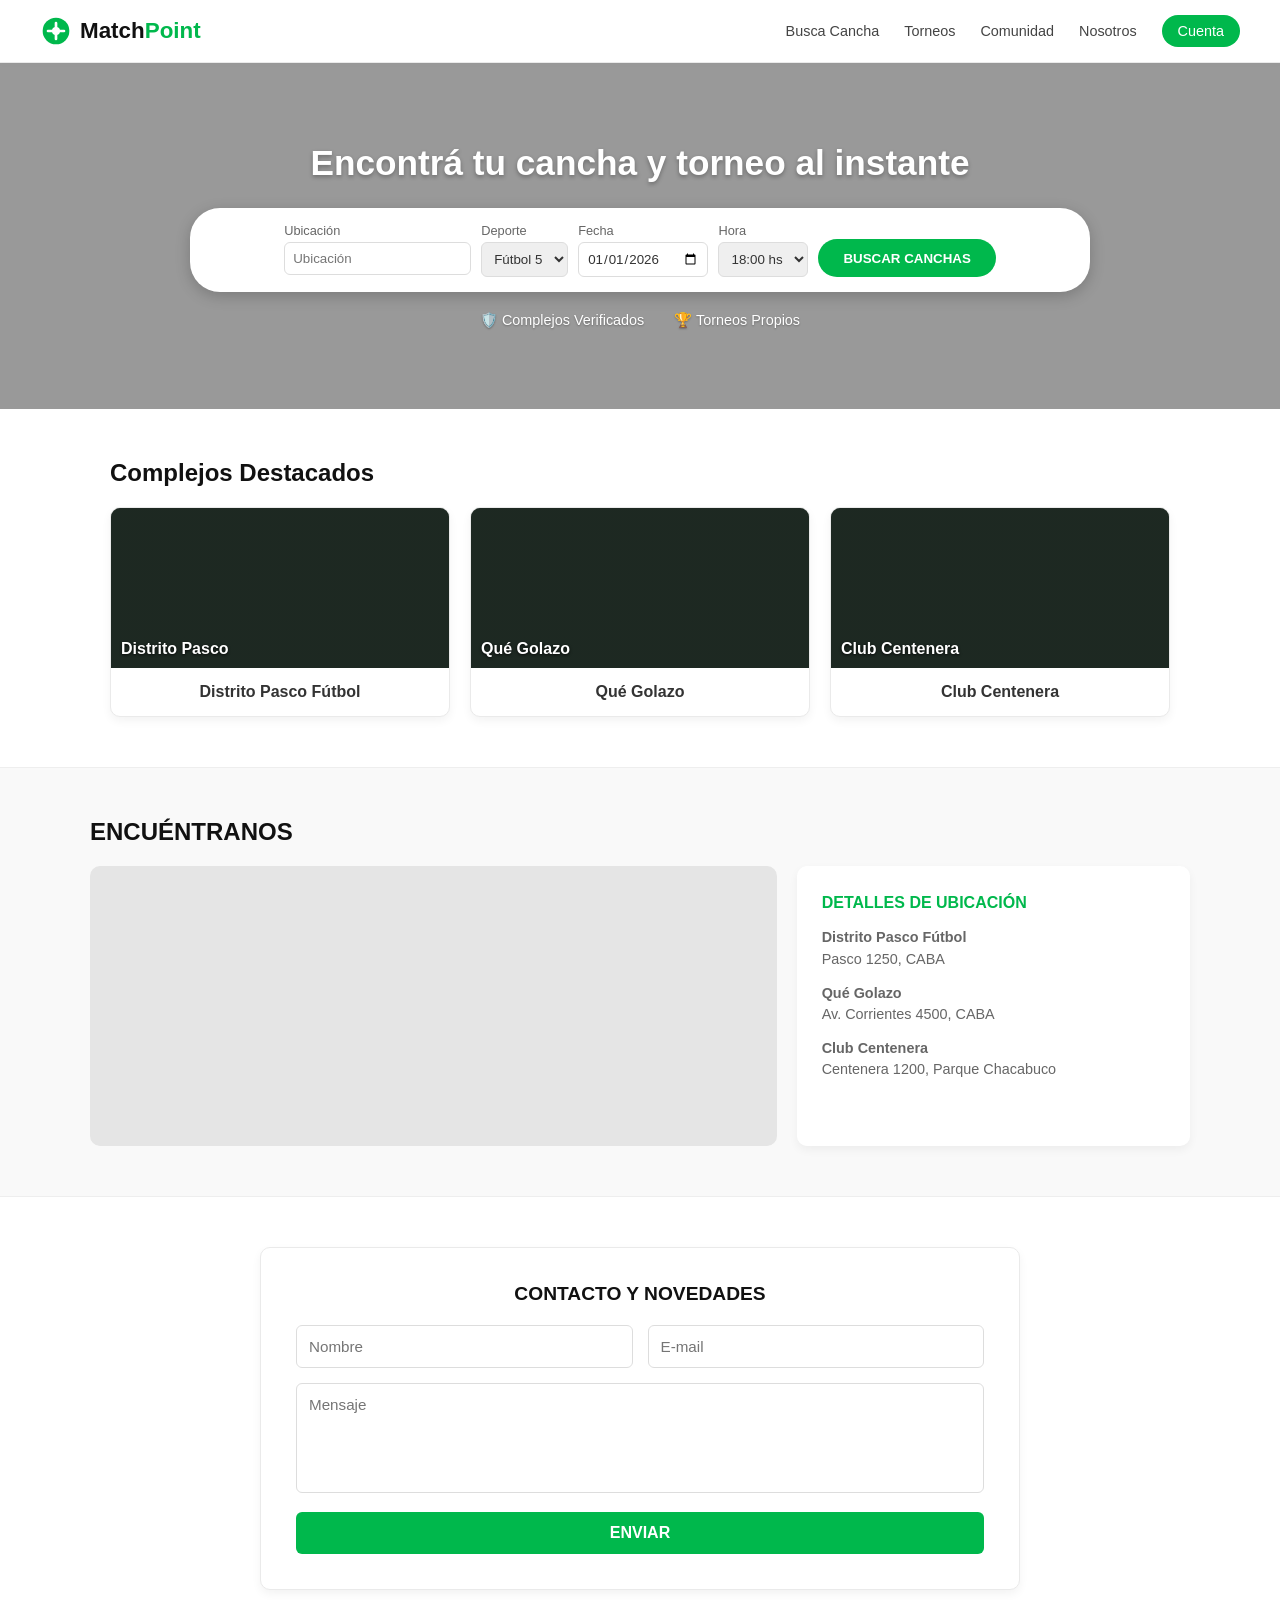
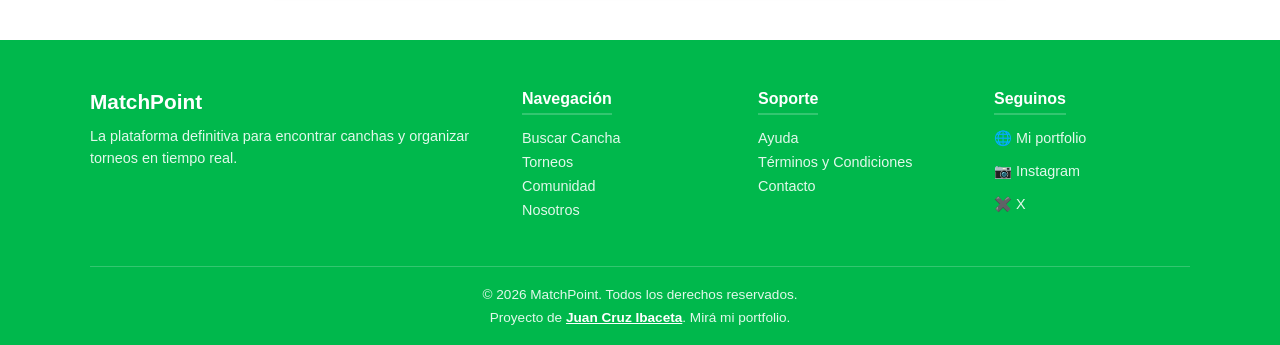
<file: index.html>
<!DOCTYPE html>
<html lang="es">
<head>
    <meta charset="UTF-8">
    <meta name="viewport" content="width=device-width, initial-scale=1.0">
    <title>MatchPoint - Encontrá tu cancha y torneo al instante</title>
    <link rel="stylesheet" href="style.css">
</head>
<body>

    <header>
        <a href="index.html" class="logo">
            <svg width="32" height="32" viewBox="0 0 24 24" fill="none" xmlns="http://www.w3.org/2000/svg">
                <circle cx="12" cy="12" r="10" fill="#00b84c"/>
                <path d="M12 6V18M6 12H18" stroke="white" stroke-width="2" stroke-linecap="round"/>
                <circle cx="12" cy="12" r="3" fill="white"/>
            </svg>
            <span>Match<span style="color: #00b84c;">Point</span></span>
        </a>

        <input type="checkbox" id="menu-toggle" class="menu-toggle">
        <label for="menu-toggle" class="menu-icon" aria-label="Abrir menú">&#9776;</label>

        <nav>
            <ul>
                <li><a href="buscar-cancha.html">Busca Cancha</a></li>
                <li><a href="torneos.html">Torneos</a></li>
                <li><a href="comunidad.html">Comunidad</a></li>
                <li><a href="nosotros.html">Nosotros</a></li>
                <li><a href="cuenta.html" class="btn-cuenta">Cuenta</a></li>
            </ul>
        </nav>
    </header>

    <main>
        <section class="hero">
            <h1>Encontrá tu cancha y torneo al instante</h1>
            <form class="search-form" action="buscar-cancha.html">
                <div class="form-group">
                    <label for="ubicacion">Ubicación</label>
                    <input type="text" id="ubicacion" placeholder="Ubicación">
                </div>
                <div class="form-group">
                    <label for="deporte">Deporte</label>
                    <select id="deporte">
                        <option value="futbol5">Fútbol 5</option>
                        <option value="futbol7">Fútbol 7</option>
                        <option value="padel">Pádel</option>
                    </select>
                </div>
                <div class="form-group">
                    <label for="fecha">Fecha</label>
                    <input type="date" id="fecha" value="2026-01-01">
                </div>
                <div class="form-group">
                    <label for="hora">Hora</label>
                    <select id="hora">
                        <option value="18:00">18:00 hs</option>
                        <option value="19:00">19:00 hs</option>
                        <option value="20:00">20:00 hs</option>
                    </select>
                </div>
                <button type="submit" class="btn-buscar">BUSCAR CANCHAS</button>
            </form>
            <div class="hero-features">
                <span>🛡️ Complejos Verificados</span>
                <span>🏆 Torneos Propios</span>
            </div>
        </section>

        <section class="destacados">
            <h2>Complejos Destacados</h2>
            <div class="grid-images">
                <article class="card">
                    <div class="img-card-bg card-img-1">Distrito Pasco</div>
                    <h3>Distrito Pasco Fútbol</h3>
                </article>
                <article class="card">
                    <div class="img-card-bg card-img-2">Qué Golazo</div>
                    <h3>Qué Golazo</h3>
                </article>
                <article class="card">
                    <div class="img-card-bg card-img-3">Club Centenera</div>
                    <h3>Club Centenera</h3>
                </article>
            </div>
        </section>

        <section class="map-container">
            <h2>ENCUÉNTRANOS</h2>
            <div class="map-content">
                <div class="map-interactive">
                    <iframe src="https://www.google.com/maps/embed?pb=!1m18!1m12!1m3!1d210120.32172074766!2d-58.69022112272457!3d-34.62615428232218!2m3!1f0!2f0!3f0!3m2!1i1024!2i768!4f13.1!3m3!1m2!1s0x95bccb000eb07b65%3A0xa885b0d9b132caa2!2sQu%C3%A9%20Golazo!5e0!3m2!1ses-419!2sar!4v1791415028659!5m2!1ses-419!2sar" style="border:0;" allowfullscreen="" loading="lazy" referrerpolicy="strict-origin-when-cross-origin"></iframe>
                </div>
                <div class="map-details">
                    <h3>DETALLES DE UBICACIÓN</h3>
                    <p><strong>Distrito Pasco Fútbol</strong><br>Pasco 1250, CABA</p>
                    <p><strong>Qué Golazo</strong><br>Av. Corrientes 4500, CABA</p>
                    <p><strong>Club Centenera</strong><br>Centenera 1200, Parque Chacabuco</p>
                </div>
            </div>
        </section>

        <section class="contact-section" id="contacto">
            <div class="formulario">
                <h2>CONTACTO Y NOVEDADES</h2>
                <form>
                    <div class="input-row">
                        <input type="text" placeholder="Nombre">
                        <input type="email" placeholder="E-mail">
                    </div>
                    <textarea placeholder="Mensaje"></textarea>
                    <button type="submit" class="btn-enviar">ENVIAR</button>
                </form>
            </div>
        </section>
    </main>

    <footer>
        <div class="footer-container">
            <div class="footer-col">
                <h3>MatchPoint</h3>
                <p>La plataforma definitiva para encontrar canchas y organizar torneos en tiempo real.</p>
            </div>
            <div class="footer-col">
                <h4>Navegación</h4>
                <a href="buscar-cancha.html">Buscar Cancha</a>
                <a href="torneos.html">Torneos</a>
                <a href="comunidad.html">Comunidad</a>
                <a href="nosotros.html">Nosotros</a>
            </div>
            <div class="footer-col">
                <h4>Soporte</h4>
                <a href="nosotros.html#preguntas">Ayuda</a>
                <a href="#">Términos y Condiciones</a>
                <a href="index.html#contacto">Contacto</a>
            </div>
            <div class="footer-col">
                <h4>Seguinos</h4>
                <div class="social-icons">
                    <a href="portfolio.html">🌐 Mi portfolio</a>
                    <a href="#">📷 Instagram</a>
                    <a href="#">✖️ X</a>
                </div>
            </div>
        </div>
        <div class="footer-bottom">
            <p>&copy; 2026 MatchPoint. Todos los derechos reservados.</p>
            <p class="credito">Proyecto de <a href="portfolio.html">Juan Cruz Ibaceta</a>. Mirá mi portfolio.</p>
        </div>
    </footer>

</body>
</html>
</file>
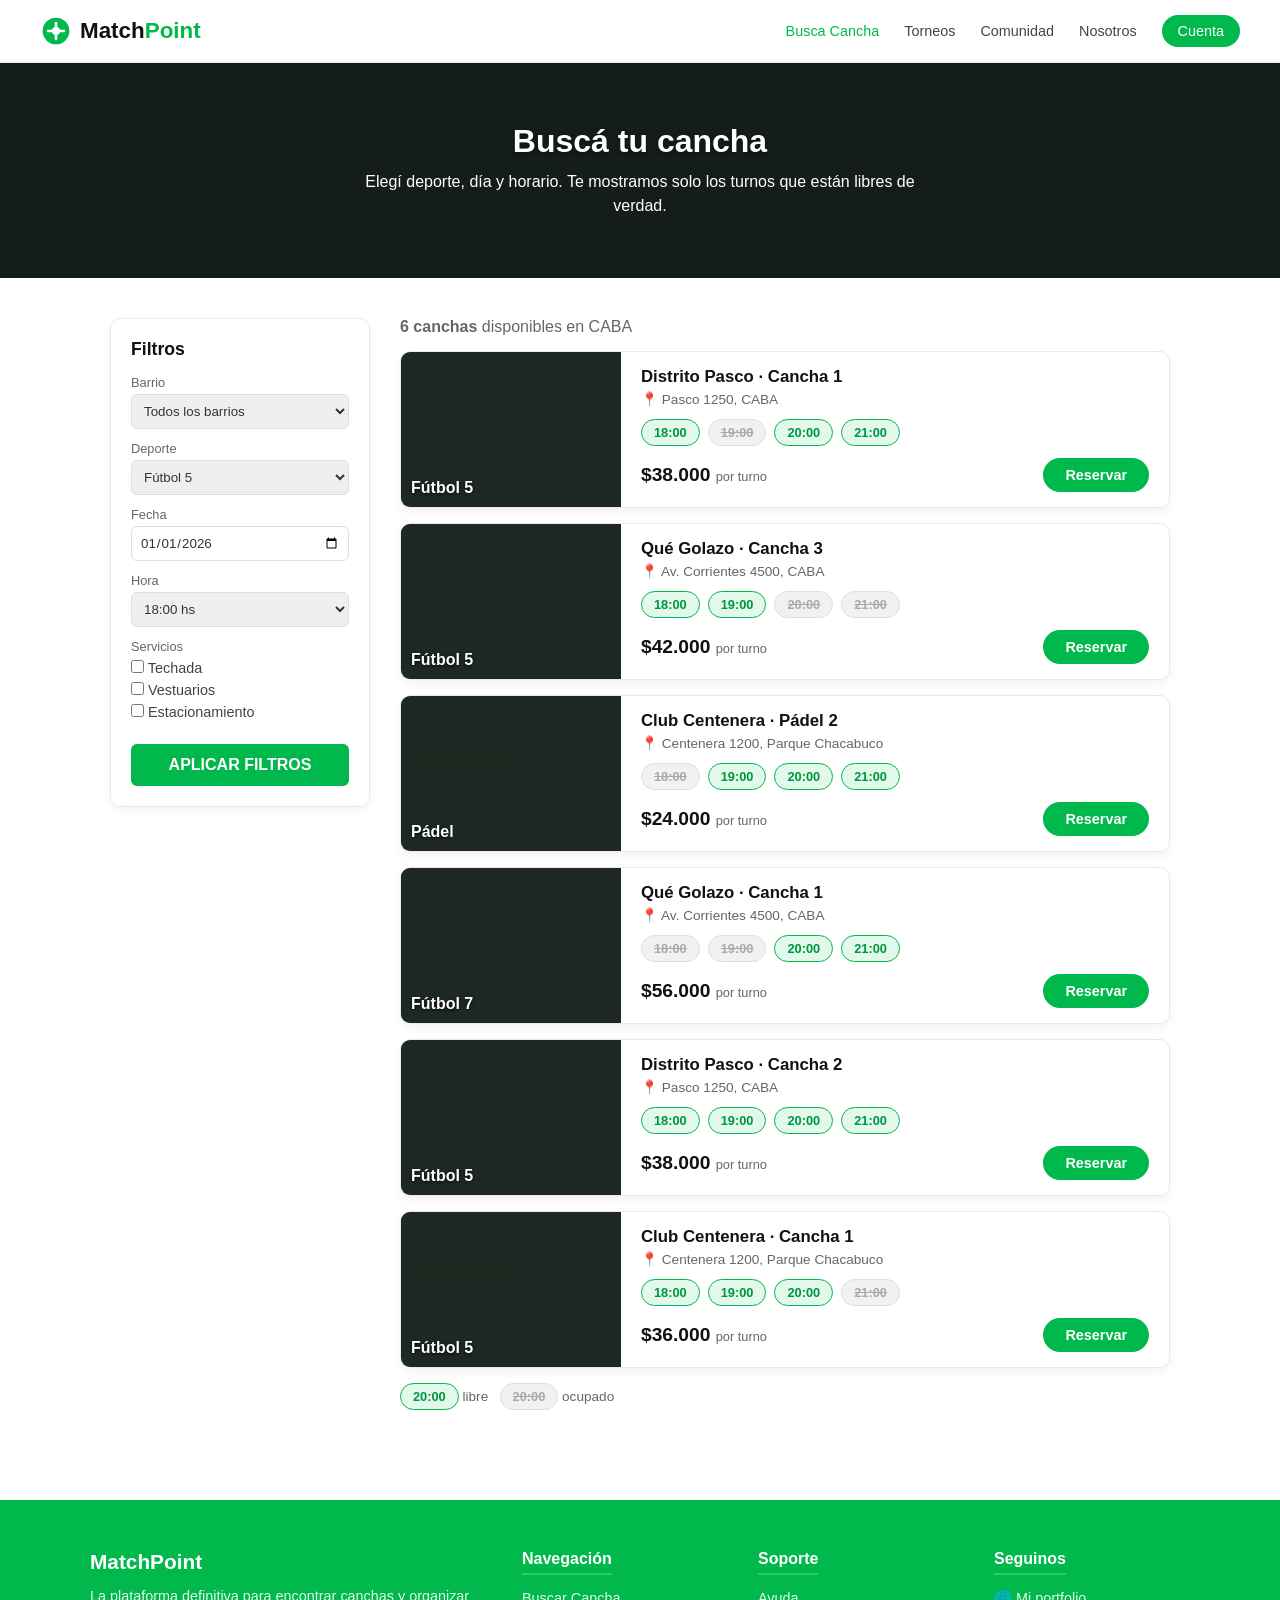
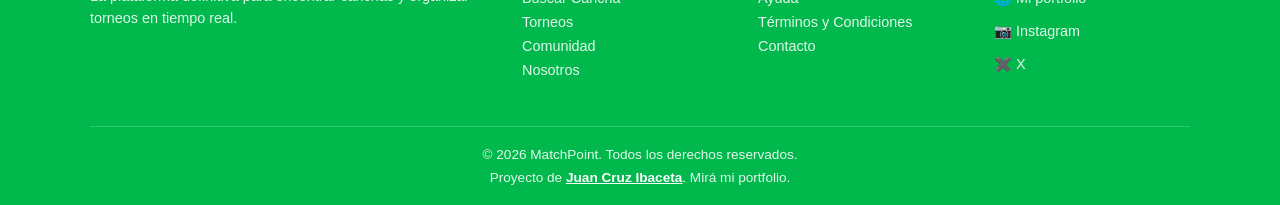
<file: buscar-cancha.html>
<!DOCTYPE html>
<html lang="es">
<head>
    <meta charset="UTF-8">
    <meta name="viewport" content="width=device-width, initial-scale=1.0">
    <title>Buscar Cancha - MatchPoint</title>
    <link rel="stylesheet" href="style.css">
</head>
<body>

    <header>
        <a href="index.html" class="logo">
            <svg width="32" height="32" viewBox="0 0 24 24" fill="none" xmlns="http://www.w3.org/2000/svg">
                <circle cx="12" cy="12" r="10" fill="#00b84c"/>
                <path d="M12 6V18M6 12H18" stroke="white" stroke-width="2" stroke-linecap="round"/>
                <circle cx="12" cy="12" r="3" fill="white"/>
            </svg>
            <span>Match<span style="color: #00b84c;">Point</span></span>
        </a>

        <input type="checkbox" id="menu-toggle" class="menu-toggle">
        <label for="menu-toggle" class="menu-icon" aria-label="Abrir menú">&#9776;</label>

        <nav>
            <ul>
                <li><a href="buscar-cancha.html" class="activo">Busca Cancha</a></li>
                <li><a href="torneos.html">Torneos</a></li>
                <li><a href="comunidad.html">Comunidad</a></li>
                <li><a href="nosotros.html">Nosotros</a></li>
                <li><a href="cuenta.html" class="btn-cuenta">Cuenta</a></li>
            </ul>
        </nav>
    </header>

    <main>
        <section class="page-banner">
            <h1>Buscá tu cancha</h1>
            <p>Elegí deporte, día y horario. Te mostramos solo los turnos que están libres de verdad.</p>
        </section>

        <section class="buscar-layout">
            <aside class="filtros">
                <h2>Filtros</h2>
                <form>
                    <div class="form-group">
                        <label for="f-ubicacion">Barrio</label>
                        <select id="f-ubicacion">
                            <option>Todos los barrios</option>
                            <option>Almagro</option>
                            <option>Balvanera</option>
                            <option>Parque Chacabuco</option>
                        </select>
                    </div>
                    <div class="form-group">
                        <label for="f-deporte">Deporte</label>
                        <select id="f-deporte">
                            <option>Fútbol 5</option>
                            <option>Fútbol 7</option>
                            <option>Pádel</option>
                        </select>
                    </div>
                    <div class="form-group">
                        <label for="f-fecha">Fecha</label>
                        <input type="date" id="f-fecha" value="2026-01-01">
                    </div>
                    <div class="form-group">
                        <label for="f-hora">Hora</label>
                        <select id="f-hora">
                            <option>18:00 hs</option>
                            <option>19:00 hs</option>
                            <option>20:00 hs</option>
                            <option>21:00 hs</option>
                        </select>
                    </div>
                    <fieldset class="checks">
                        <legend>Servicios</legend>
                        <label><input type="checkbox"> Techada</label>
                        <label><input type="checkbox"> Vestuarios</label>
                        <label><input type="checkbox"> Estacionamiento</label>
                    </fieldset>
                    <button type="submit" class="btn-enviar">APLICAR FILTROS</button>
                </form>
            </aside>

            <div class="resultados">
                <p class="resultados-cant"><strong>6 canchas</strong> disponibles en CABA</p>
                <article class="resultado">
                    <div class="img-card-bg card-img-1">Fútbol 5</div>
                    <div class="resultado-info">
                        <h3>Distrito Pasco · Cancha 1</h3>
                        <p class="resultado-dir">📍 Pasco 1250, CABA</p>
                        <div class="horarios"><span class="horario">18:00</span><span class="horario ocupado">19:00</span><span class="horario">20:00</span><span class="horario">21:00</span></div>
                        <div class="resultado-pie">
                            <p class="precio">$38.000 <span>por turno</span></p>
                            <a href="cuenta.html" class="btn-reservar">Reservar</a>
                        </div>
                    </div>
                </article>
                <article class="resultado">
                    <div class="img-card-bg card-img-2">Fútbol 5</div>
                    <div class="resultado-info">
                        <h3>Qué Golazo · Cancha 3</h3>
                        <p class="resultado-dir">📍 Av. Corrientes 4500, CABA</p>
                        <div class="horarios"><span class="horario">18:00</span><span class="horario">19:00</span><span class="horario ocupado">20:00</span><span class="horario ocupado">21:00</span></div>
                        <div class="resultado-pie">
                            <p class="precio">$42.000 <span>por turno</span></p>
                            <a href="cuenta.html" class="btn-reservar">Reservar</a>
                        </div>
                    </div>
                </article>
                <article class="resultado">
                    <div class="img-card-bg card-img-3">Pádel</div>
                    <div class="resultado-info">
                        <h3>Club Centenera · Pádel 2</h3>
                        <p class="resultado-dir">📍 Centenera 1200, Parque Chacabuco</p>
                        <div class="horarios"><span class="horario ocupado">18:00</span><span class="horario">19:00</span><span class="horario">20:00</span><span class="horario">21:00</span></div>
                        <div class="resultado-pie">
                            <p class="precio">$24.000 <span>por turno</span></p>
                            <a href="cuenta.html" class="btn-reservar">Reservar</a>
                        </div>
                    </div>
                </article>
                <article class="resultado">
                    <div class="img-card-bg card-img-2">Fútbol 7</div>
                    <div class="resultado-info">
                        <h3>Qué Golazo · Cancha 1</h3>
                        <p class="resultado-dir">📍 Av. Corrientes 4500, CABA</p>
                        <div class="horarios"><span class="horario ocupado">18:00</span><span class="horario ocupado">19:00</span><span class="horario">20:00</span><span class="horario">21:00</span></div>
                        <div class="resultado-pie">
                            <p class="precio">$56.000 <span>por turno</span></p>
                            <a href="cuenta.html" class="btn-reservar">Reservar</a>
                        </div>
                    </div>
                </article>
                <article class="resultado">
                    <div class="img-card-bg card-img-1">Fútbol 5</div>
                    <div class="resultado-info">
                        <h3>Distrito Pasco · Cancha 2</h3>
                        <p class="resultado-dir">📍 Pasco 1250, CABA</p>
                        <div class="horarios"><span class="horario">18:00</span><span class="horario">19:00</span><span class="horario">20:00</span><span class="horario">21:00</span></div>
                        <div class="resultado-pie">
                            <p class="precio">$38.000 <span>por turno</span></p>
                            <a href="cuenta.html" class="btn-reservar">Reservar</a>
                        </div>
                    </div>
                </article>
                <article class="resultado">
                    <div class="img-card-bg card-img-3">Fútbol 5</div>
                    <div class="resultado-info">
                        <h3>Club Centenera · Cancha 1</h3>
                        <p class="resultado-dir">📍 Centenera 1200, Parque Chacabuco</p>
                        <div class="horarios"><span class="horario">18:00</span><span class="horario">19:00</span><span class="horario">20:00</span><span class="horario ocupado">21:00</span></div>
                        <div class="resultado-pie">
                            <p class="precio">$36.000 <span>por turno</span></p>
                            <a href="cuenta.html" class="btn-reservar">Reservar</a>
                        </div>
                    </div>
                </article>
                <p class="leyenda"><span class="horario">20:00</span> libre &nbsp; <span class="horario ocupado">20:00</span> ocupado</p>
            </div>
        </section>
    </main>

    <footer>
        <div class="footer-container">
            <div class="footer-col">
                <h3>MatchPoint</h3>
                <p>La plataforma definitiva para encontrar canchas y organizar torneos en tiempo real.</p>
            </div>
            <div class="footer-col">
                <h4>Navegación</h4>
                <a href="buscar-cancha.html">Buscar Cancha</a>
                <a href="torneos.html">Torneos</a>
                <a href="comunidad.html">Comunidad</a>
                <a href="nosotros.html">Nosotros</a>
            </div>
            <div class="footer-col">
                <h4>Soporte</h4>
                <a href="nosotros.html#preguntas">Ayuda</a>
                <a href="#">Términos y Condiciones</a>
                <a href="index.html#contacto">Contacto</a>
            </div>
            <div class="footer-col">
                <h4>Seguinos</h4>
                <div class="social-icons">
                    <a href="portfolio.html">🌐 Mi portfolio</a>
                    <a href="#">📷 Instagram</a>
                    <a href="#">✖️ X</a>
                </div>
            </div>
        </div>
        <div class="footer-bottom">
            <p>&copy; 2026 MatchPoint. Todos los derechos reservados.</p>
            <p class="credito">Proyecto de <a href="portfolio.html">Juan Cruz Ibaceta</a>. Mirá mi portfolio.</p>
        </div>
    </footer>

</body>
</html>
</file>
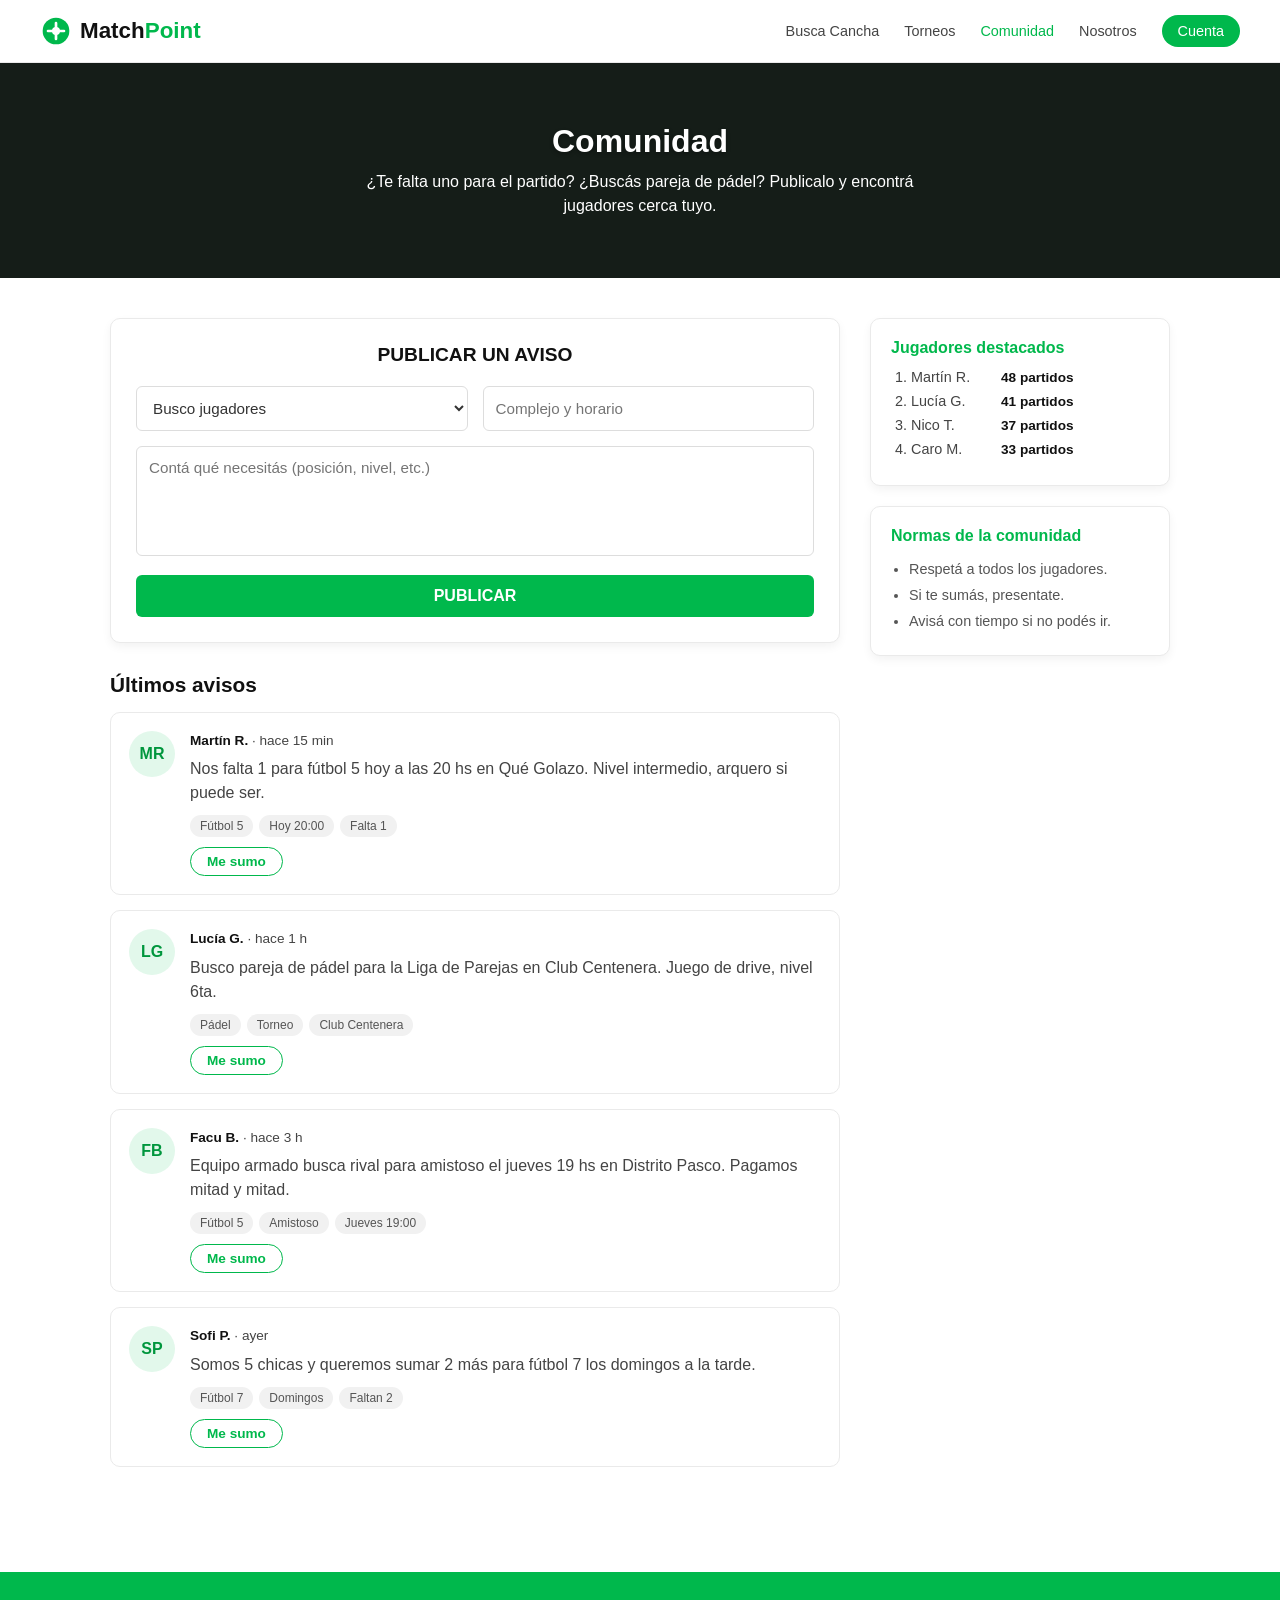
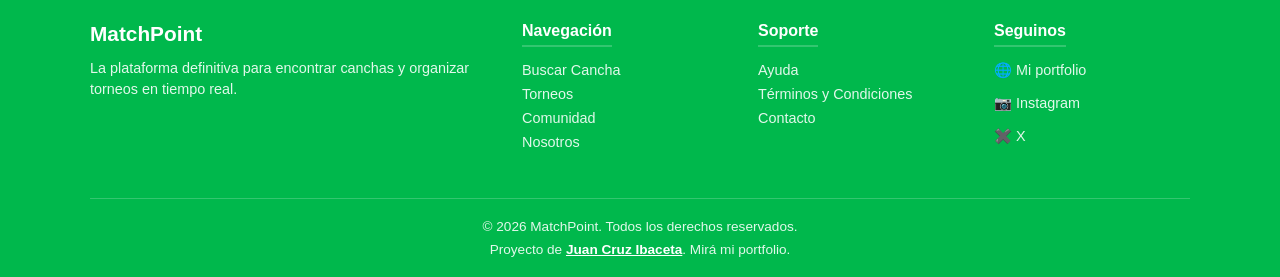
<file: comunidad.html>
<!DOCTYPE html>
<html lang="es">
<head>
    <meta charset="UTF-8">
    <meta name="viewport" content="width=device-width, initial-scale=1.0">
    <title>Comunidad - MatchPoint</title>
    <link rel="stylesheet" href="style.css">
</head>
<body>

    <header>
        <a href="index.html" class="logo">
            <svg width="32" height="32" viewBox="0 0 24 24" fill="none" xmlns="http://www.w3.org/2000/svg">
                <circle cx="12" cy="12" r="10" fill="#00b84c"/>
                <path d="M12 6V18M6 12H18" stroke="white" stroke-width="2" stroke-linecap="round"/>
                <circle cx="12" cy="12" r="3" fill="white"/>
            </svg>
            <span>Match<span style="color: #00b84c;">Point</span></span>
        </a>

        <input type="checkbox" id="menu-toggle" class="menu-toggle">
        <label for="menu-toggle" class="menu-icon" aria-label="Abrir menú">&#9776;</label>

        <nav>
            <ul>
                <li><a href="buscar-cancha.html">Busca Cancha</a></li>
                <li><a href="torneos.html">Torneos</a></li>
                <li><a href="comunidad.html" class="activo">Comunidad</a></li>
                <li><a href="nosotros.html">Nosotros</a></li>
                <li><a href="cuenta.html" class="btn-cuenta">Cuenta</a></li>
            </ul>
        </nav>
    </header>

    <main>
        <section class="page-banner">
            <h1>Comunidad</h1>
            <p>¿Te falta uno para el partido? ¿Buscás pareja de pádel? Publicalo y encontrá jugadores cerca tuyo.</p>
        </section>

        <section class="comunidad-layout">
            <div class="muro">
                <div class="formulario publicar">
                    <h2>PUBLICAR UN AVISO</h2>
                    <form>
                        <div class="input-row">
                            <select aria-label="Tipo de aviso">
                                <option>Busco jugadores</option>
                                <option>Busco equipo</option>
                                <option>Busco pareja de pádel</option>
                            </select>
                            <input type="text" placeholder="Complejo y horario">
                        </div>
                        <textarea placeholder="Contá qué necesitás (posición, nivel, etc.)"></textarea>
                        <button type="submit" class="btn-enviar">PUBLICAR</button>
                    </form>
                </div>

                <h2 class="muro-titulo">Últimos avisos</h2>
                    <article class="post">
                        <div class="avatar">MR</div>
                        <div class="post-cuerpo">
                            <p class="post-autor"><strong>Martín R.</strong> · hace 15 min</p>
                            <p>Nos falta 1 para fútbol 5 hoy a las 20 hs en Qué Golazo. Nivel intermedio, arquero si puede ser.</p>
                            <div class="tags"><span class="tag">Fútbol 5</span><span class="tag">Hoy 20:00</span><span class="tag">Falta 1</span></div>
                            <a href="cuenta.html" class="btn-sumarme">Me sumo</a>
                        </div>
                    </article>
                    <article class="post">
                        <div class="avatar">LG</div>
                        <div class="post-cuerpo">
                            <p class="post-autor"><strong>Lucía G.</strong> · hace 1 h</p>
                            <p>Busco pareja de pádel para la Liga de Parejas en Club Centenera. Juego de drive, nivel 6ta.</p>
                            <div class="tags"><span class="tag">Pádel</span><span class="tag">Torneo</span><span class="tag">Club Centenera</span></div>
                            <a href="cuenta.html" class="btn-sumarme">Me sumo</a>
                        </div>
                    </article>
                    <article class="post">
                        <div class="avatar">FB</div>
                        <div class="post-cuerpo">
                            <p class="post-autor"><strong>Facu B.</strong> · hace 3 h</p>
                            <p>Equipo armado busca rival para amistoso el jueves 19 hs en Distrito Pasco. Pagamos mitad y mitad.</p>
                            <div class="tags"><span class="tag">Fútbol 5</span><span class="tag">Amistoso</span><span class="tag">Jueves 19:00</span></div>
                            <a href="cuenta.html" class="btn-sumarme">Me sumo</a>
                        </div>
                    </article>
                    <article class="post">
                        <div class="avatar">SP</div>
                        <div class="post-cuerpo">
                            <p class="post-autor"><strong>Sofi P.</strong> · ayer</p>
                            <p>Somos 5 chicas y queremos sumar 2 más para fútbol 7 los domingos a la tarde.</p>
                            <div class="tags"><span class="tag">Fútbol 7</span><span class="tag">Domingos</span><span class="tag">Faltan 2</span></div>
                            <a href="cuenta.html" class="btn-sumarme">Me sumo</a>
                        </div>
                    </article>
            </div>

            <aside class="lateral">
                <div class="caja">
                    <h3>Jugadores destacados</h3>
                    <ol class="ranking">
                        <li><span>Martín R.</span><strong>48 partidos</strong></li>
                        <li><span>Lucía G.</span><strong>41 partidos</strong></li>
                        <li><span>Nico T.</span><strong>37 partidos</strong></li>
                        <li><span>Caro M.</span><strong>33 partidos</strong></li>
                    </ol>
                </div>
                <div class="caja">
                    <h3>Normas de la comunidad</h3>
                    <ul class="normas">
                        <li>Respetá a todos los jugadores.</li>
                        <li>Si te sumás, presentate.</li>
                        <li>Avisá con tiempo si no podés ir.</li>
                    </ul>
                </div>
            </aside>
        </section>
    </main>

    <footer>
        <div class="footer-container">
            <div class="footer-col">
                <h3>MatchPoint</h3>
                <p>La plataforma definitiva para encontrar canchas y organizar torneos en tiempo real.</p>
            </div>
            <div class="footer-col">
                <h4>Navegación</h4>
                <a href="buscar-cancha.html">Buscar Cancha</a>
                <a href="torneos.html">Torneos</a>
                <a href="comunidad.html">Comunidad</a>
                <a href="nosotros.html">Nosotros</a>
            </div>
            <div class="footer-col">
                <h4>Soporte</h4>
                <a href="nosotros.html#preguntas">Ayuda</a>
                <a href="#">Términos y Condiciones</a>
                <a href="index.html#contacto">Contacto</a>
            </div>
            <div class="footer-col">
                <h4>Seguinos</h4>
                <div class="social-icons">
                    <a href="portfolio.html">🌐 Mi portfolio</a>
                    <a href="#">📷 Instagram</a>
                    <a href="#">✖️ X</a>
                </div>
            </div>
        </div>
        <div class="footer-bottom">
            <p>&copy; 2026 MatchPoint. Todos los derechos reservados.</p>
            <p class="credito">Proyecto de <a href="portfolio.html">Juan Cruz Ibaceta</a>. Mirá mi portfolio.</p>
        </div>
    </footer>

</body>
</html>
</file>
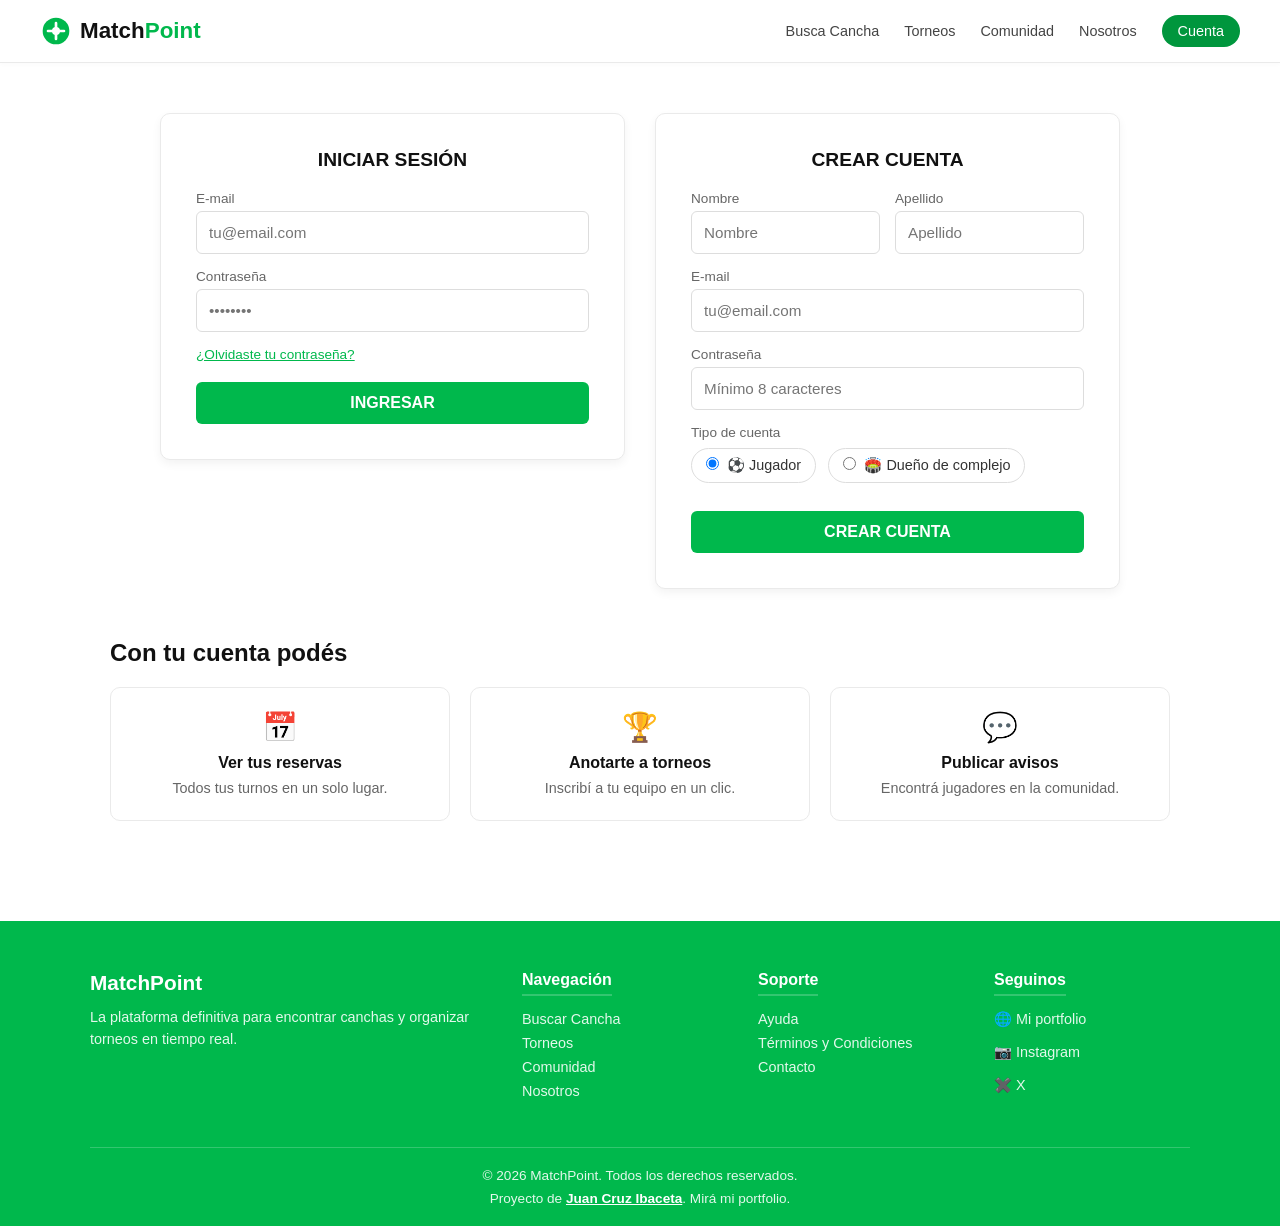
<file: cuenta.html>
<!DOCTYPE html>
<html lang="es">
<head>
    <meta charset="UTF-8">
    <meta name="viewport" content="width=device-width, initial-scale=1.0">
    <title>Mi Cuenta - MatchPoint</title>
    <link rel="stylesheet" href="style.css">
</head>
<body>

    <header>
        <a href="index.html" class="logo">
            <svg width="32" height="32" viewBox="0 0 24 24" fill="none" xmlns="http://www.w3.org/2000/svg">
                <circle cx="12" cy="12" r="10" fill="#00b84c"/>
                <path d="M12 6V18M6 12H18" stroke="white" stroke-width="2" stroke-linecap="round"/>
                <circle cx="12" cy="12" r="3" fill="white"/>
            </svg>
            <span>Match<span style="color: #00b84c;">Point</span></span>
        </a>

        <input type="checkbox" id="menu-toggle" class="menu-toggle">
        <label for="menu-toggle" class="menu-icon" aria-label="Abrir menú">&#9776;</label>

        <nav>
            <ul>
                <li><a href="buscar-cancha.html">Busca Cancha</a></li>
                <li><a href="torneos.html">Torneos</a></li>
                <li><a href="comunidad.html">Comunidad</a></li>
                <li><a href="nosotros.html">Nosotros</a></li>
                <li><a href="cuenta.html" class="btn-cuenta activo">Cuenta</a></li>
            </ul>
        </nav>
    </header>

    <main>
        <section class="cuenta-layout">
            <div class="formulario cuenta-form">
                <h2>INICIAR SESIÓN</h2>
                <form>
                    <label for="login-mail">E-mail</label>
                    <input type="email" id="login-mail" placeholder="tu@email.com">
                    <label for="login-pass">Contraseña</label>
                    <input type="password" id="login-pass" placeholder="••••••••">
                    <a href="#" class="link-chico">¿Olvidaste tu contraseña?</a>
                    <button type="submit" class="btn-enviar">INGRESAR</button>
                </form>
            </div>

            <div class="formulario cuenta-form">
                <h2>CREAR CUENTA</h2>
                <form>
                    <div class="input-row">
                        <div>
                            <label for="reg-nombre">Nombre</label>
                            <input type="text" id="reg-nombre" placeholder="Nombre">
                        </div>
                        <div>
                            <label for="reg-apellido">Apellido</label>
                            <input type="text" id="reg-apellido" placeholder="Apellido">
                        </div>
                    </div>
                    <label for="reg-mail">E-mail</label>
                    <input type="email" id="reg-mail" placeholder="tu@email.com">
                    <label for="reg-pass">Contraseña</label>
                    <input type="password" id="reg-pass" placeholder="Mínimo 8 caracteres">
                    <fieldset class="tipo-cuenta">
                        <legend>Tipo de cuenta</legend>
                        <label><input type="radio" name="tipo" checked> ⚽ Jugador</label>
                        <label><input type="radio" name="tipo"> 🏟️ Dueño de complejo</label>
                    </fieldset>
                    <button type="submit" class="btn-enviar">CREAR CUENTA</button>
                </form>
            </div>
        </section>

        <section class="seccion beneficios">
            <h2>Con tu cuenta podés</h2>
            <div class="valores">
                <div class="valor"><span>📅</span><h3>Ver tus reservas</h3><p>Todos tus turnos en un solo lugar.</p></div>
                <div class="valor"><span>🏆</span><h3>Anotarte a torneos</h3><p>Inscribí a tu equipo en un clic.</p></div>
                <div class="valor"><span>💬</span><h3>Publicar avisos</h3><p>Encontrá jugadores en la comunidad.</p></div>
            </div>
        </section>
    </main>

    <footer>
        <div class="footer-container">
            <div class="footer-col">
                <h3>MatchPoint</h3>
                <p>La plataforma definitiva para encontrar canchas y organizar torneos en tiempo real.</p>
            </div>
            <div class="footer-col">
                <h4>Navegación</h4>
                <a href="buscar-cancha.html">Buscar Cancha</a>
                <a href="torneos.html">Torneos</a>
                <a href="comunidad.html">Comunidad</a>
                <a href="nosotros.html">Nosotros</a>
            </div>
            <div class="footer-col">
                <h4>Soporte</h4>
                <a href="nosotros.html#preguntas">Ayuda</a>
                <a href="#">Términos y Condiciones</a>
                <a href="index.html#contacto">Contacto</a>
            </div>
            <div class="footer-col">
                <h4>Seguinos</h4>
                <div class="social-icons">
                    <a href="portfolio.html">🌐 Mi portfolio</a>
                    <a href="#">📷 Instagram</a>
                    <a href="#">✖️ X</a>
                </div>
            </div>
        </div>
        <div class="footer-bottom">
            <p>&copy; 2026 MatchPoint. Todos los derechos reservados.</p>
            <p class="credito">Proyecto de <a href="portfolio.html">Juan Cruz Ibaceta</a>. Mirá mi portfolio.</p>
        </div>
    </footer>

</body>
</html>
</file>
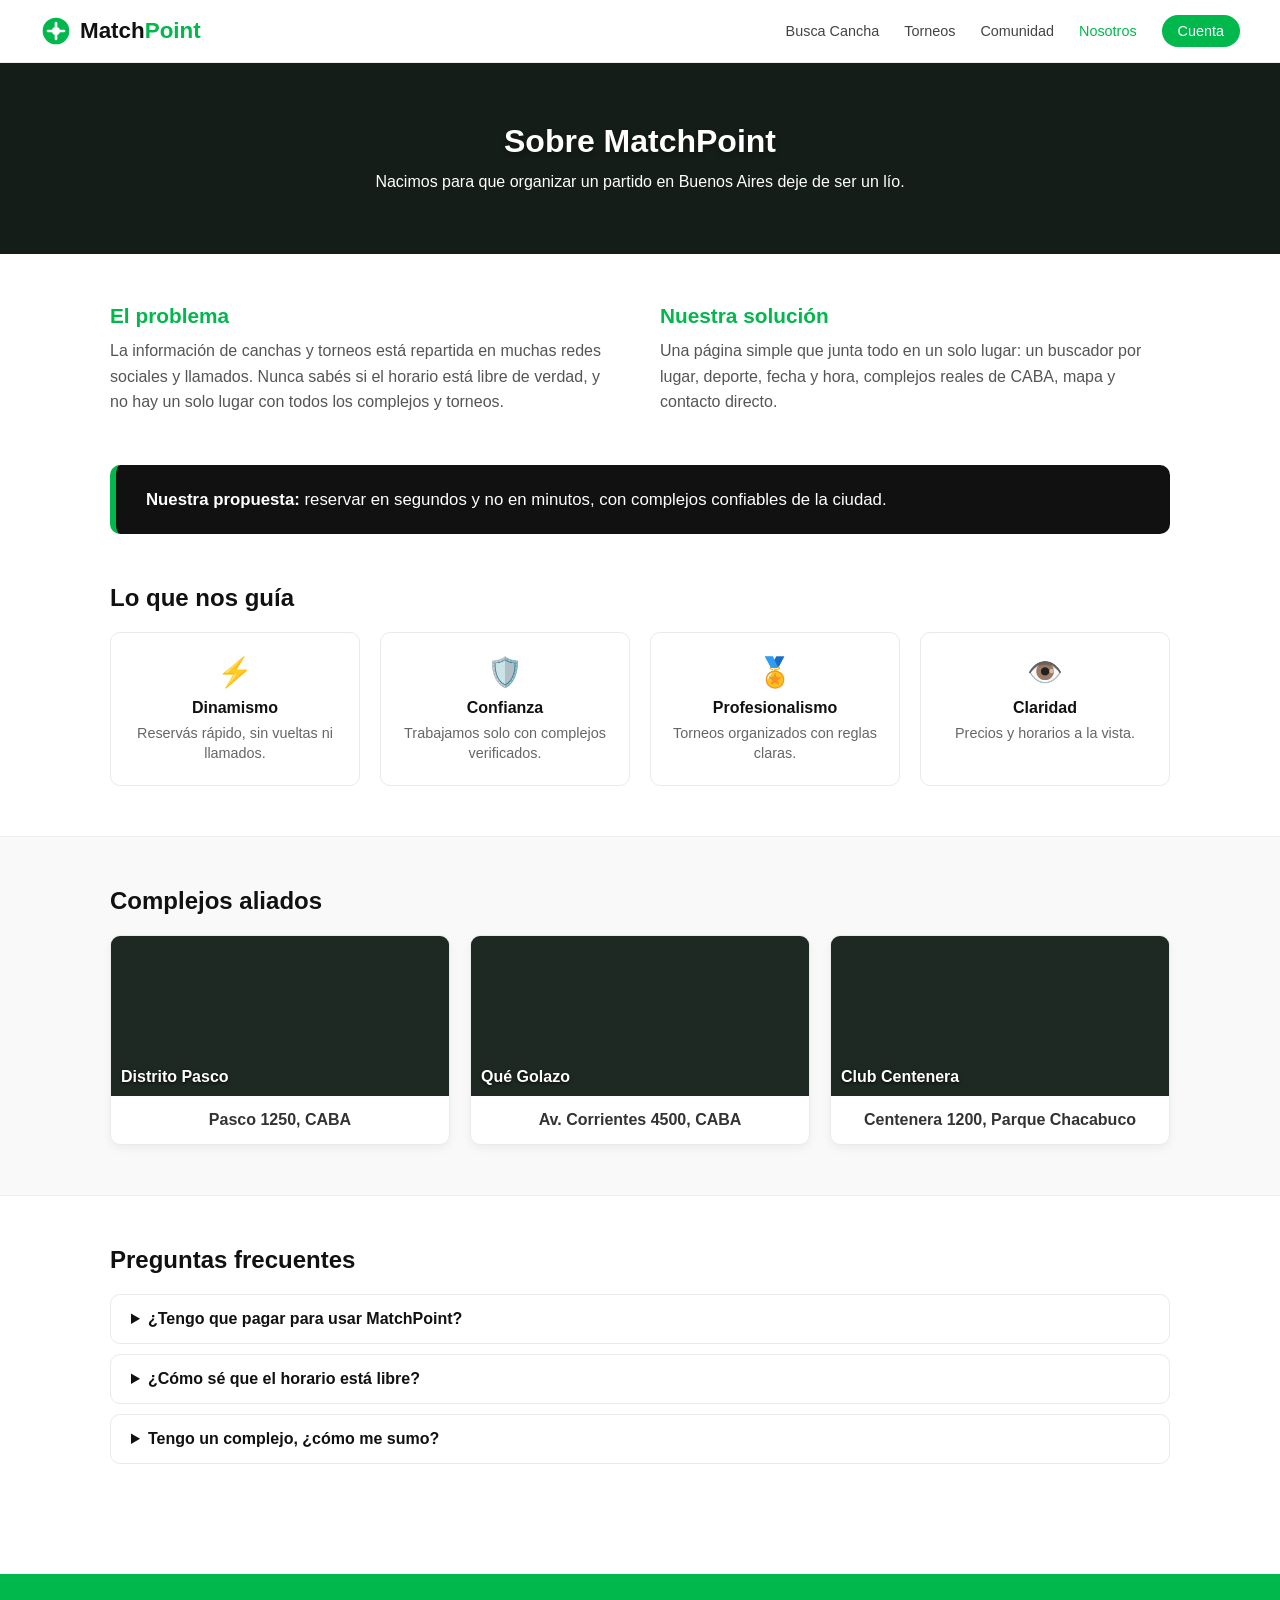
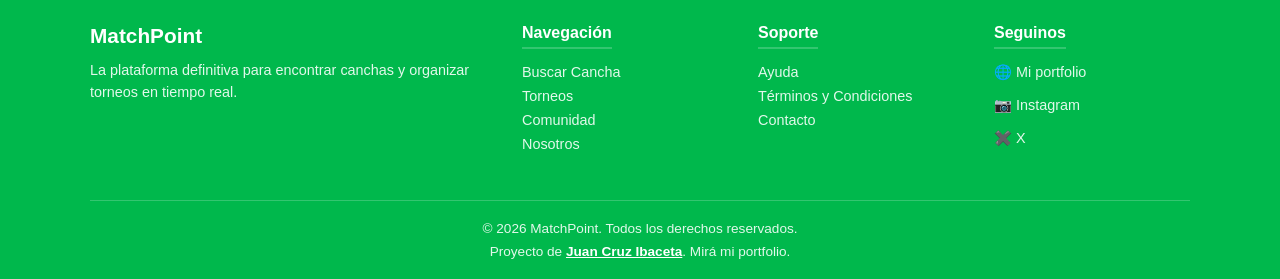
<file: nosotros.html>
<!DOCTYPE html>
<html lang="es">
<head>
    <meta charset="UTF-8">
    <meta name="viewport" content="width=device-width, initial-scale=1.0">
    <title>Nosotros - MatchPoint</title>
    <link rel="stylesheet" href="style.css">
</head>
<body>

    <header>
        <a href="index.html" class="logo">
            <svg width="32" height="32" viewBox="0 0 24 24" fill="none" xmlns="http://www.w3.org/2000/svg">
                <circle cx="12" cy="12" r="10" fill="#00b84c"/>
                <path d="M12 6V18M6 12H18" stroke="white" stroke-width="2" stroke-linecap="round"/>
                <circle cx="12" cy="12" r="3" fill="white"/>
            </svg>
            <span>Match<span style="color: #00b84c;">Point</span></span>
        </a>

        <input type="checkbox" id="menu-toggle" class="menu-toggle">
        <label for="menu-toggle" class="menu-icon" aria-label="Abrir menú">&#9776;</label>

        <nav>
            <ul>
                <li><a href="buscar-cancha.html">Busca Cancha</a></li>
                <li><a href="torneos.html">Torneos</a></li>
                <li><a href="comunidad.html">Comunidad</a></li>
                <li><a href="nosotros.html" class="activo">Nosotros</a></li>
                <li><a href="cuenta.html" class="btn-cuenta">Cuenta</a></li>
            </ul>
        </nav>
    </header>

    <main>
        <section class="page-banner">
            <h1>Sobre MatchPoint</h1>
            <p>Nacimos para que organizar un partido en Buenos Aires deje de ser un lío.</p>
        </section>

        <section class="seccion nosotros-intro">
            <div>
                <h2>El problema</h2>
                <p>La información de canchas y torneos está repartida en muchas redes sociales y llamados. Nunca sabés si el horario está libre de verdad, y no hay un solo lugar con todos los complejos y torneos.</p>
            </div>
            <div>
                <h2>Nuestra solución</h2>
                <p>Una página simple que junta todo en un solo lugar: un buscador por lugar, deporte, fecha y hora, complejos reales de CABA, mapa y contacto directo.</p>
            </div>
        </section>

        <section class="propuesta">
            <p><strong>Nuestra propuesta:</strong> reservar en segundos y no en minutos, con complejos confiables de la ciudad.</p>
        </section>

        <section class="seccion">
            <h2>Lo que nos guía</h2>
            <div class="valores">
                <div class="valor"><span>⚡</span><h3>Dinamismo</h3><p>Reservás rápido, sin vueltas ni llamados.</p></div>
                <div class="valor"><span>🛡️</span><h3>Confianza</h3><p>Trabajamos solo con complejos verificados.</p></div>
                <div class="valor"><span>🏅</span><h3>Profesionalismo</h3><p>Torneos organizados con reglas claras.</p></div>
                <div class="valor"><span>👁️</span><h3>Claridad</h3><p>Precios y horarios a la vista.</p></div>
            </div>
        </section>

        <section class="seccion seccion-gris">
            <h2>Complejos aliados</h2>
            <div class="grid-images">
                <article class="card">
                    <div class="img-card-bg card-img-1">Distrito Pasco</div>
                    <h3>Pasco 1250, CABA</h3>
                </article>
                <article class="card">
                    <div class="img-card-bg card-img-2">Qué Golazo</div>
                    <h3>Av. Corrientes 4500, CABA</h3>
                </article>
                <article class="card">
                    <div class="img-card-bg card-img-3">Club Centenera</div>
                    <h3>Centenera 1200, Parque Chacabuco</h3>
                </article>
            </div>
        </section>

        <section class="seccion" id="preguntas">
            <h2>Preguntas frecuentes</h2>
            <details class="faq">
                <summary>¿Tengo que pagar para usar MatchPoint?</summary>
                <p>No. Buscar canchas y publicar en la comunidad es gratis. Solo pagás el turno o la inscripción al torneo.</p>
            </details>
            <details class="faq">
                <summary>¿Cómo sé que el horario está libre?</summary>
                <p>Los complejos cargan sus turnos en MatchPoint, así que lo que ves en verde está disponible en ese momento.</p>
            </details>
            <details class="faq">
                <summary>Tengo un complejo, ¿cómo me sumo?</summary>
                <p>Creá una cuenta como "Dueño de complejo" y nuestro equipo te contacta para verificar el lugar.</p>
            </details>
        </section>
    </main>

    <footer>
        <div class="footer-container">
            <div class="footer-col">
                <h3>MatchPoint</h3>
                <p>La plataforma definitiva para encontrar canchas y organizar torneos en tiempo real.</p>
            </div>
            <div class="footer-col">
                <h4>Navegación</h4>
                <a href="buscar-cancha.html">Buscar Cancha</a>
                <a href="torneos.html">Torneos</a>
                <a href="comunidad.html">Comunidad</a>
                <a href="nosotros.html">Nosotros</a>
            </div>
            <div class="footer-col">
                <h4>Soporte</h4>
                <a href="nosotros.html#preguntas">Ayuda</a>
                <a href="#">Términos y Condiciones</a>
                <a href="index.html#contacto">Contacto</a>
            </div>
            <div class="footer-col">
                <h4>Seguinos</h4>
                <div class="social-icons">
                    <a href="portfolio.html">🌐 Mi portfolio</a>
                    <a href="#">📷 Instagram</a>
                    <a href="#">✖️ X</a>
                </div>
            </div>
        </div>
        <div class="footer-bottom">
            <p>&copy; 2026 MatchPoint. Todos los derechos reservados.</p>
            <p class="credito">Proyecto de <a href="portfolio.html">Juan Cruz Ibaceta</a>. Mirá mi portfolio.</p>
        </div>
    </footer>

</body>
</html>
</file>
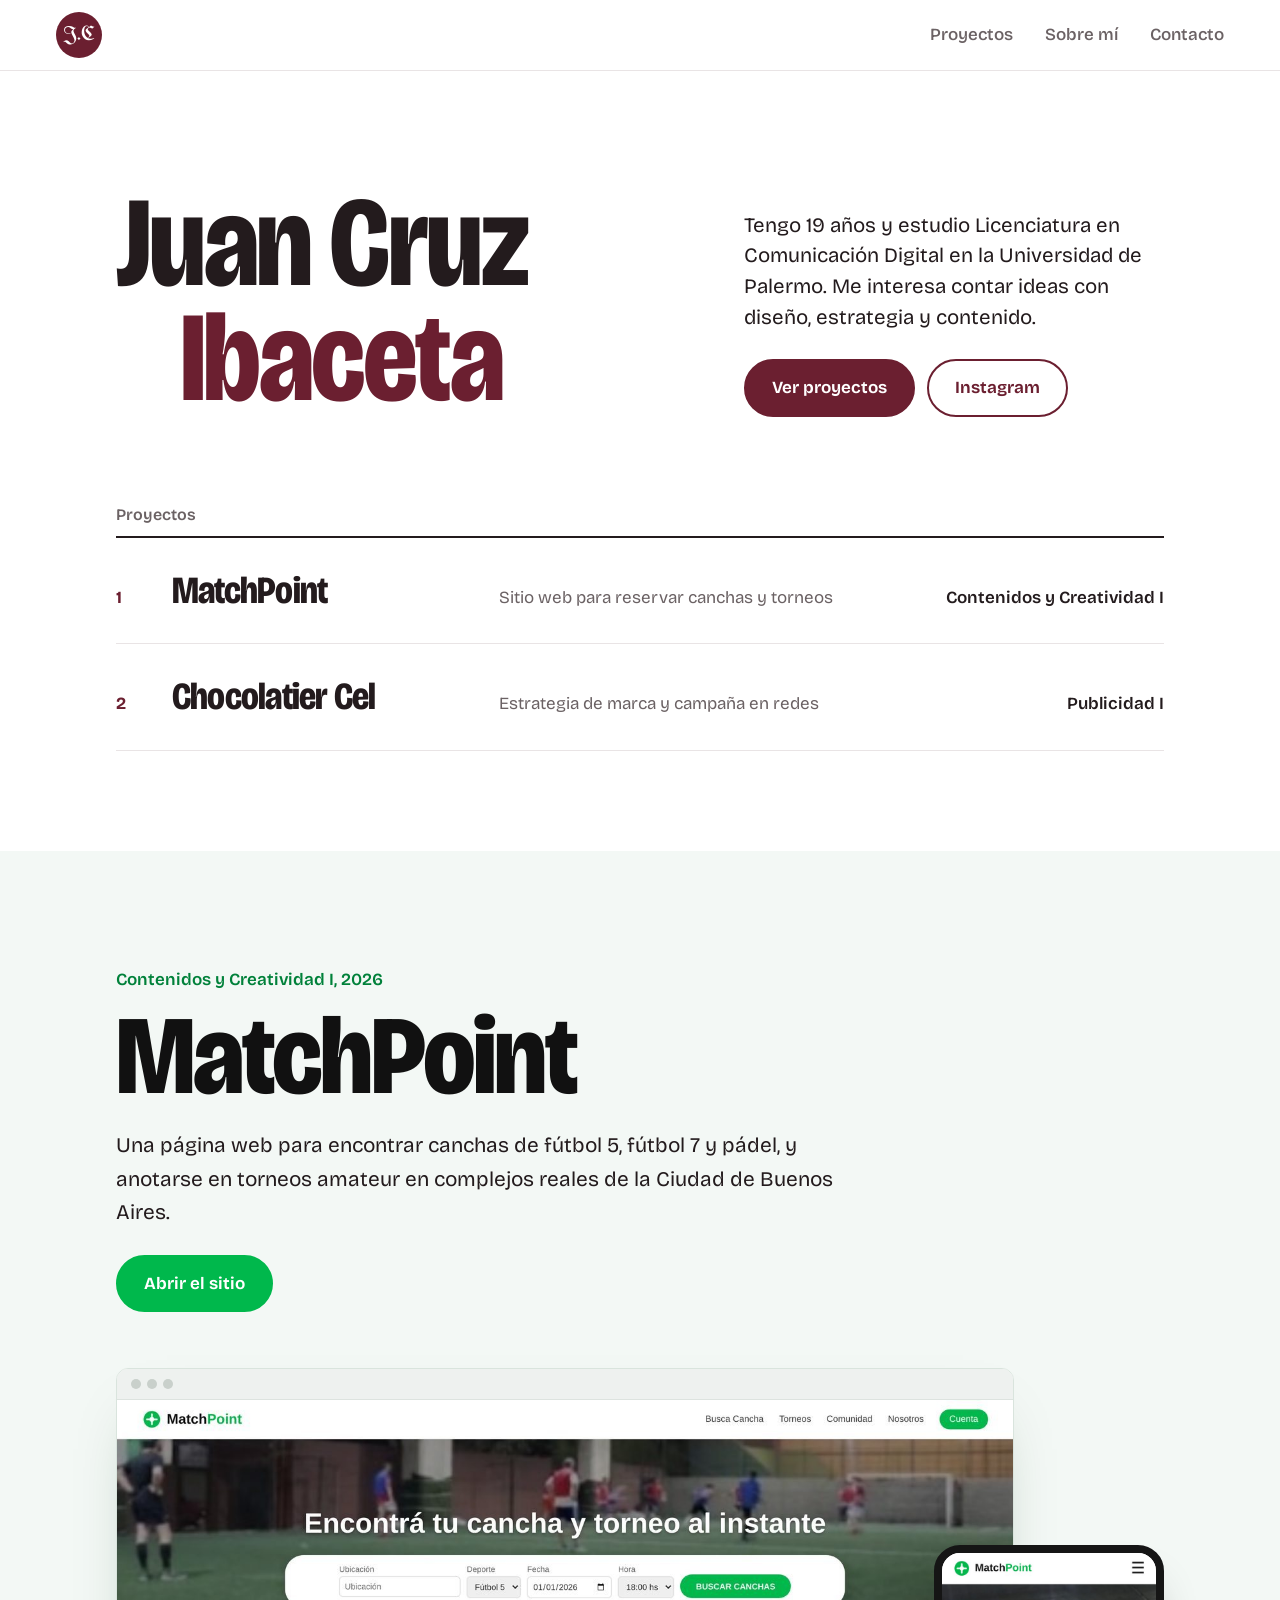
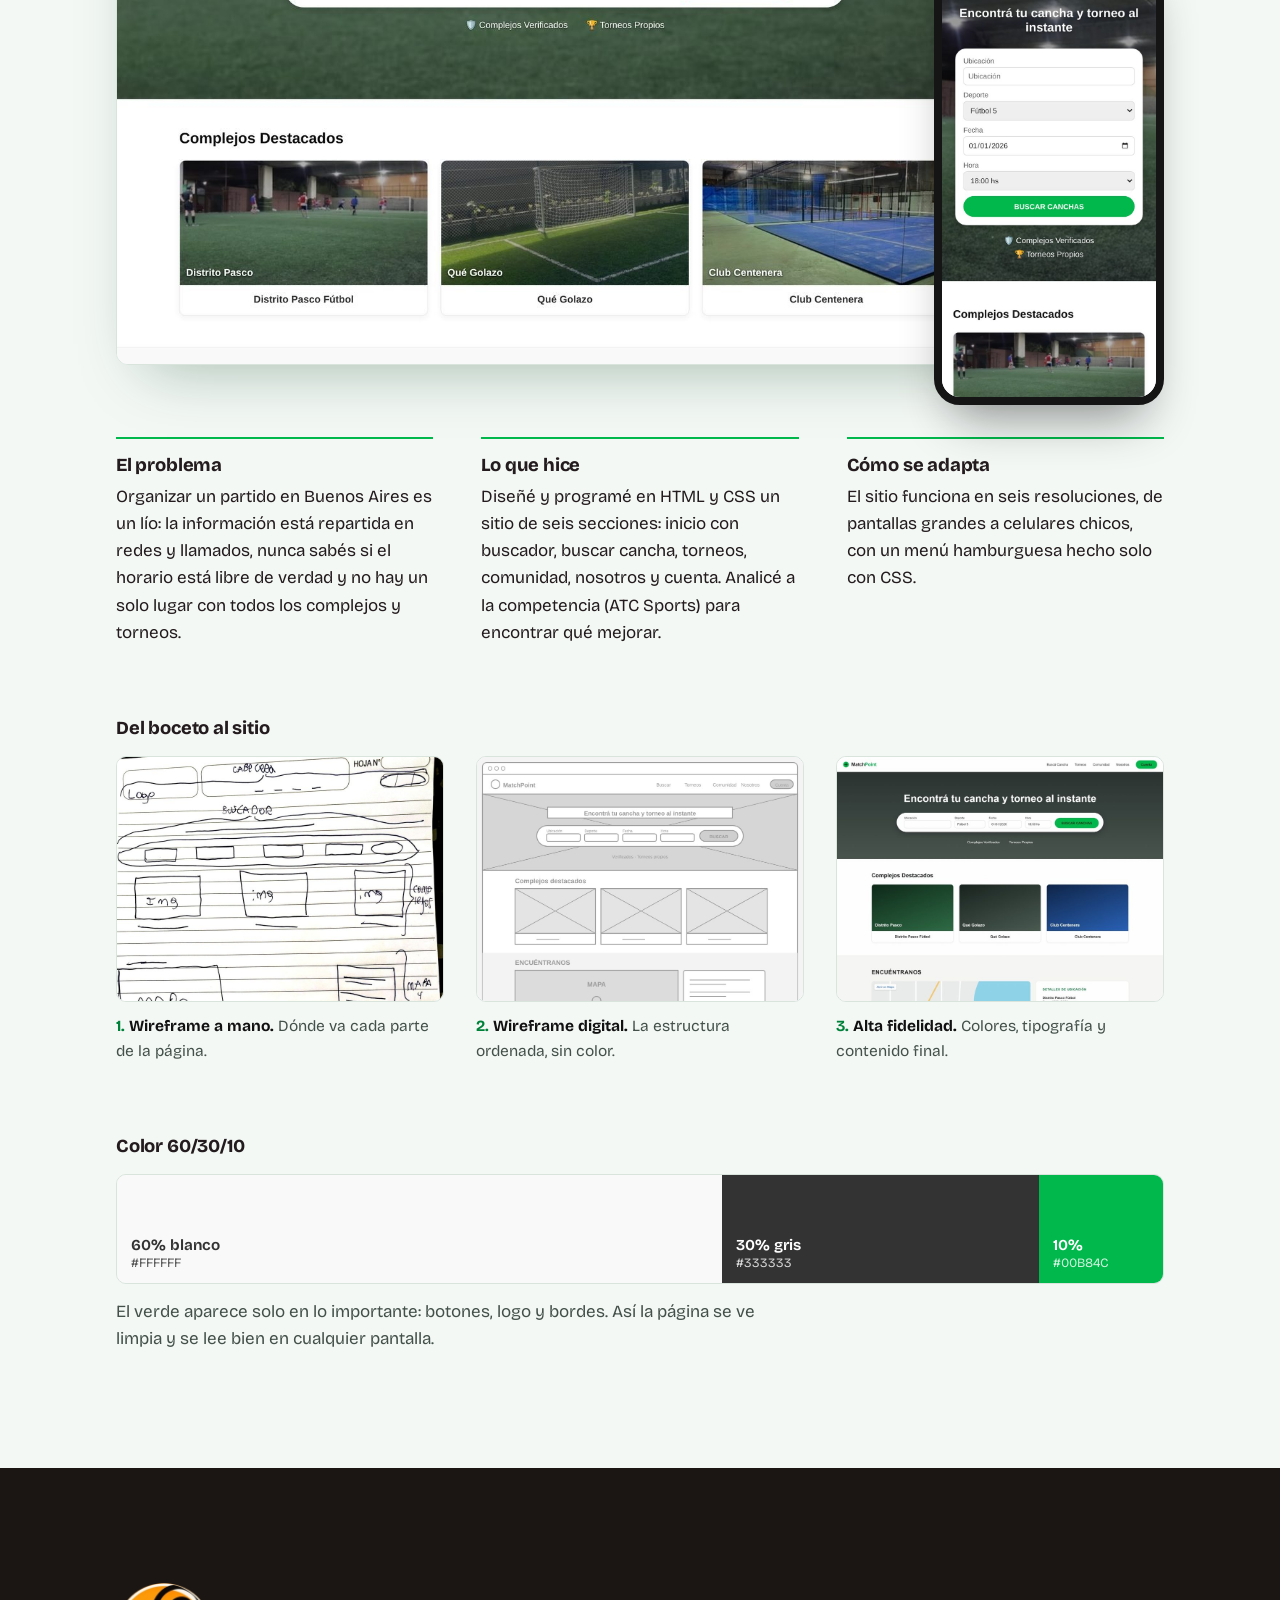
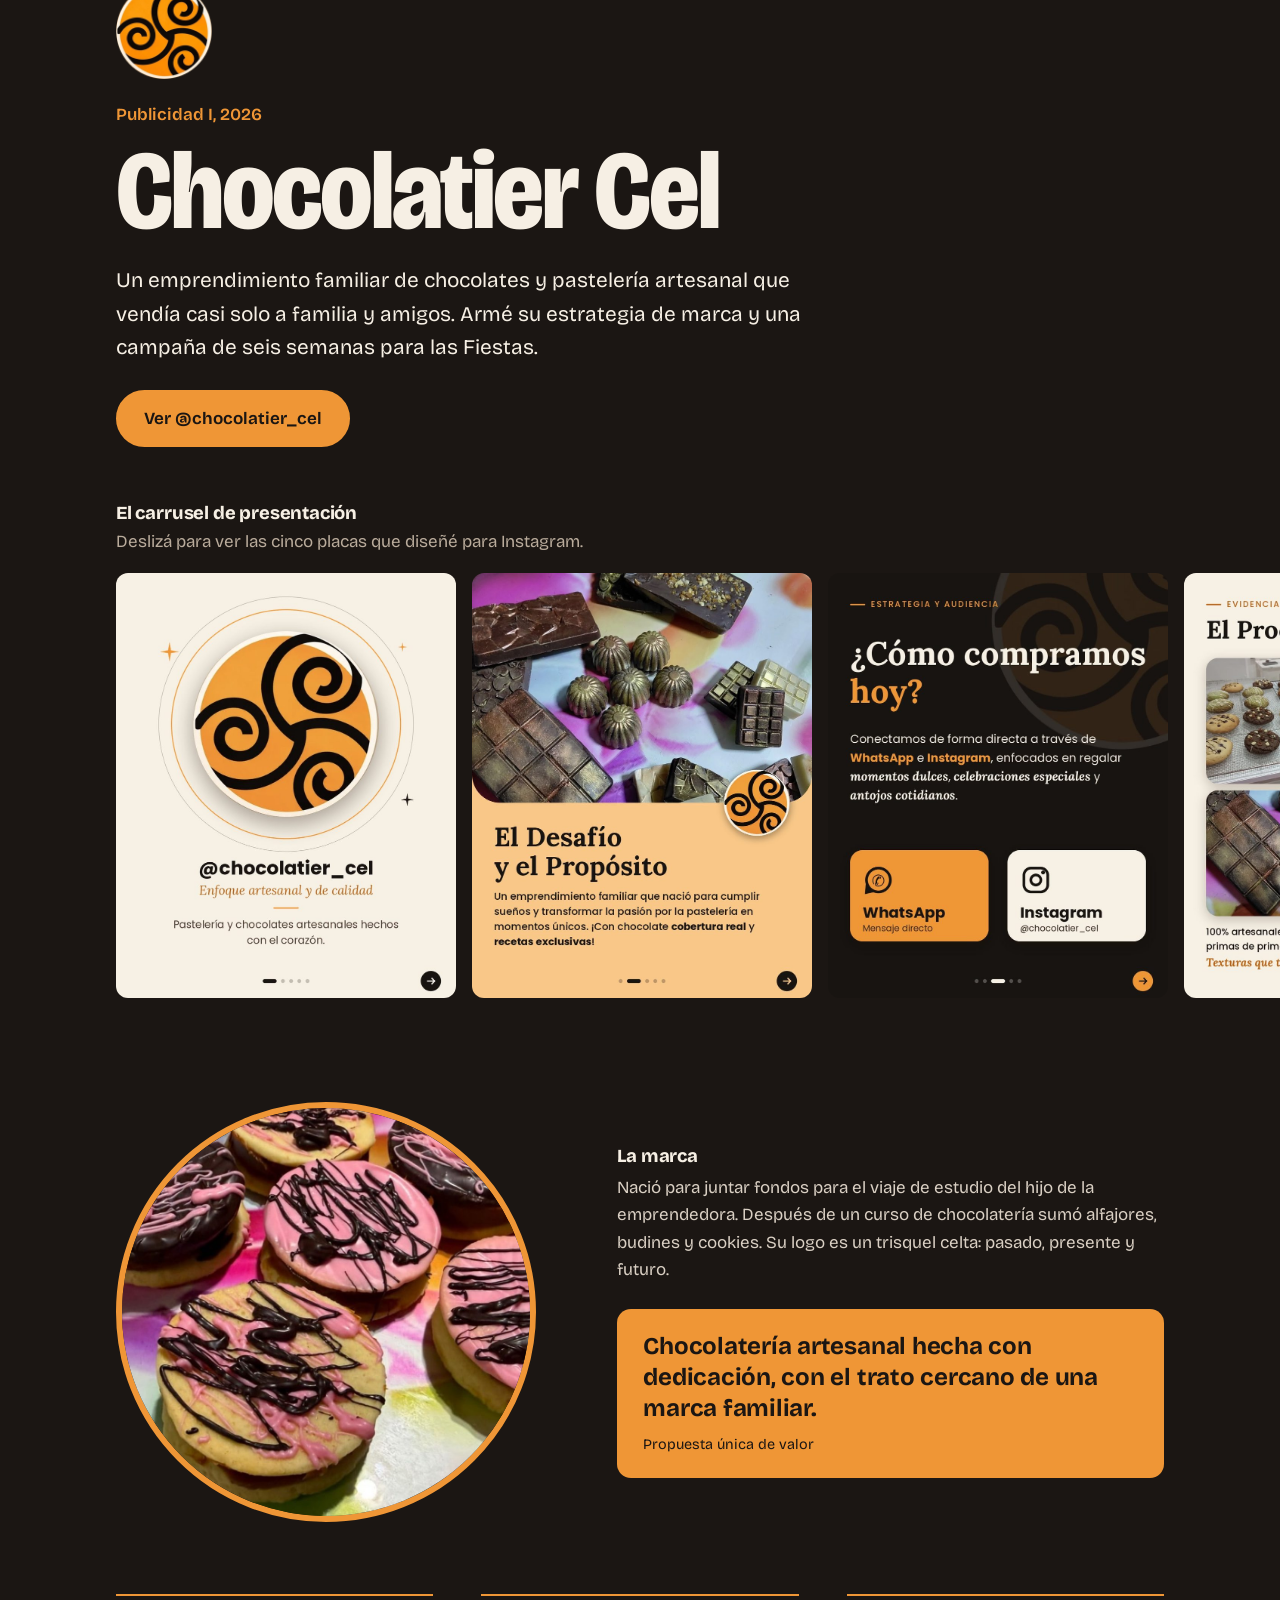
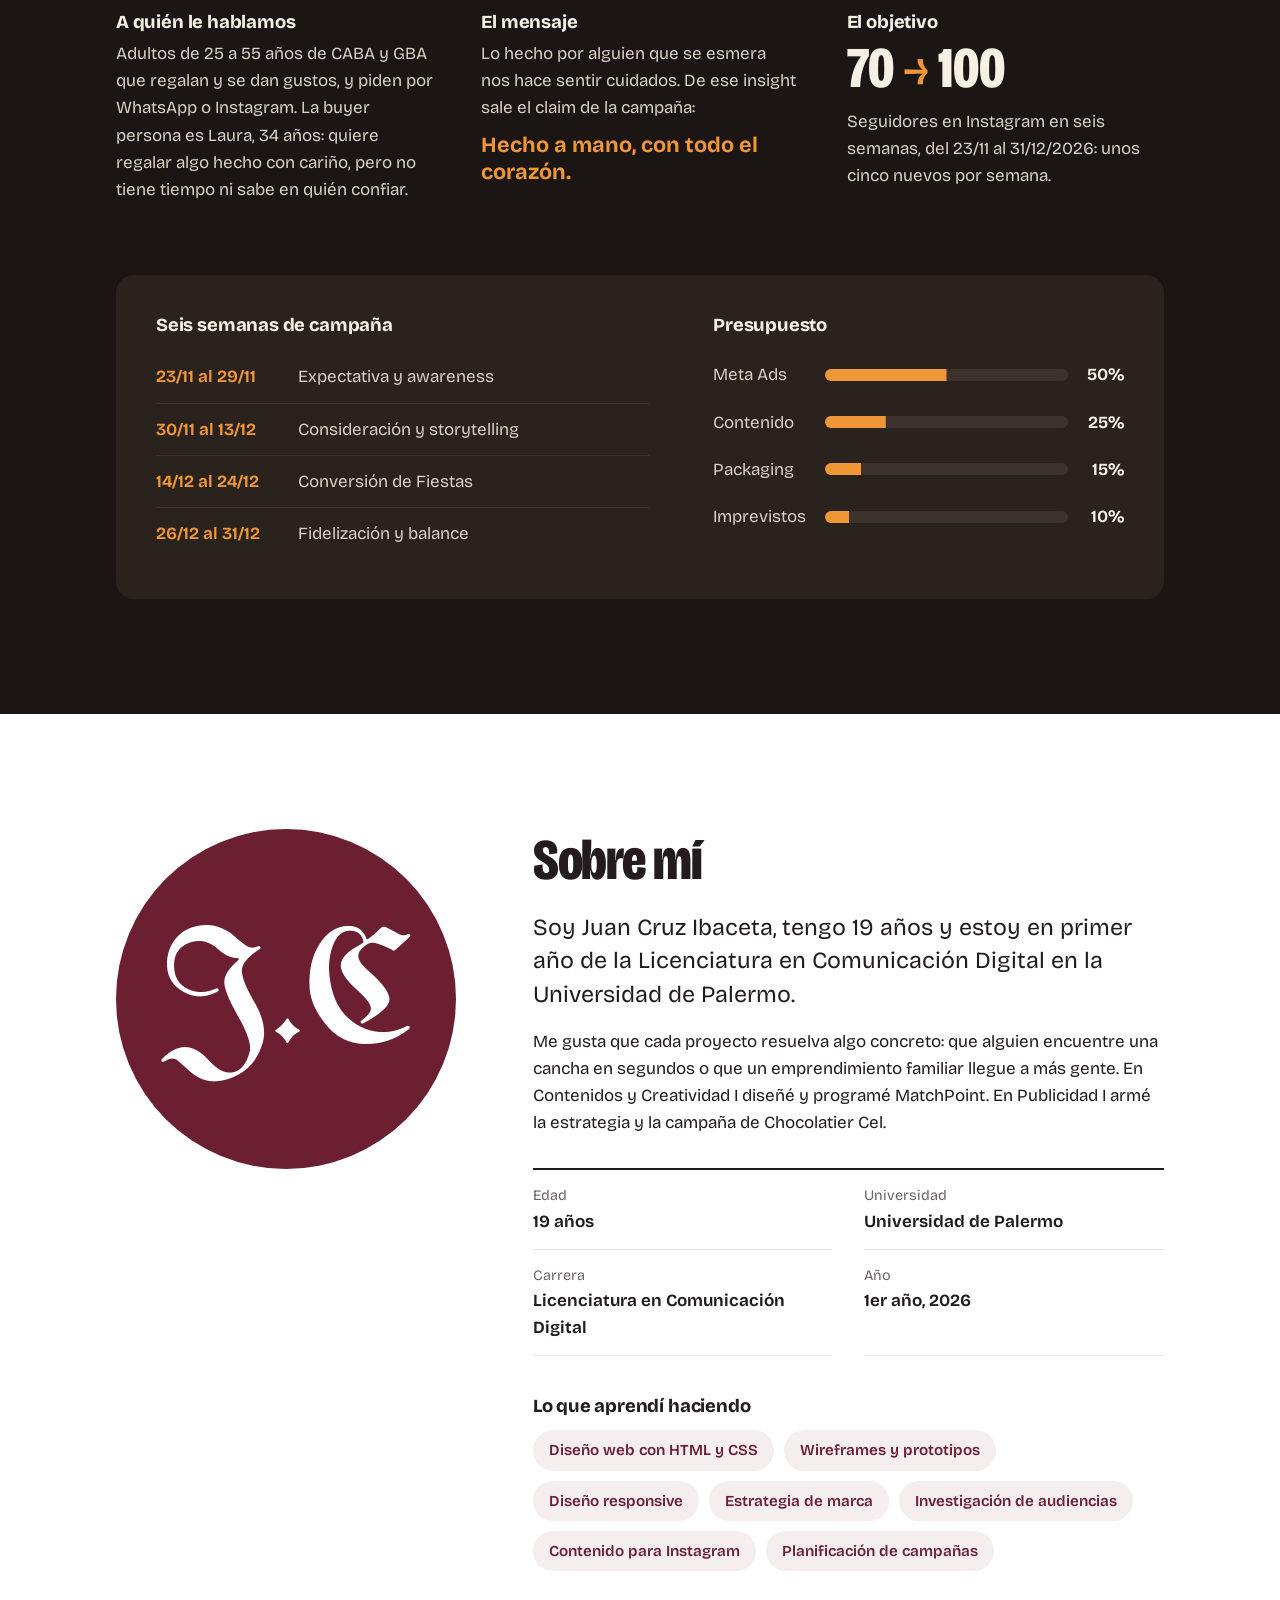
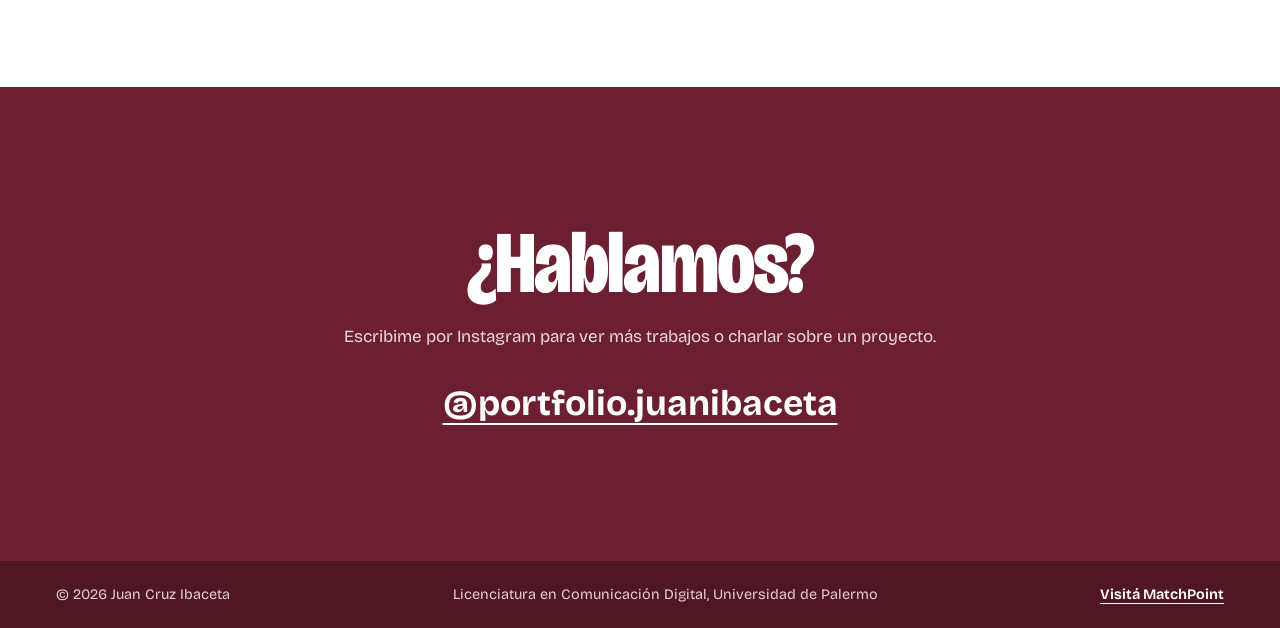
<file: portfolio.html>
<!DOCTYPE html>
<html lang="es">
<head>
    <meta charset="UTF-8">
    <meta name="viewport" content="width=device-width, initial-scale=1, viewport-fit=cover">
    <title>Juan Cruz Ibaceta | Portfolio</title>
    <meta name="description" content="Portfolio de Juan Cruz Ibaceta, estudiante de Licenciatura en Comunicación Digital en la Universidad de Palermo.">
    <link rel="preconnect" href="https://fonts.googleapis.com">
    <link rel="preconnect" href="https://fonts.gstatic.com" crossorigin>
    <link href="https://fonts.googleapis.com/css2?family=Bricolage+Grotesque:opsz,wdth,wght@12..96,75..100,300..800&family=UnifrakturMaguntia&display=swap" rel="stylesheet">
    <link rel="stylesheet" href="portfolio.css">
</head>
<body>

    <!-- ENCABEZADO -->
    <header class="top">
        <a href="#inicio" class="sello" aria-label="Ir al inicio">J.C</a>
        <nav aria-label="Secciones">
            <a href="#proyectos">Proyectos</a>
            <a href="#sobre-mi">Sobre mí</a>
            <a href="#contacto">Contacto</a>
        </nav>
    </header>

    <main id="inicio">

        <!-- PORTADA -->
        <section class="portada">
            <h1 class="nombre">
                <span>Juan Cruz</span>
                <span>Ibaceta</span>
            </h1>
            <div class="portada-texto">
                <p class="bajada">Tengo 19 años y estudio Licenciatura en Comunicación Digital en la Universidad de Palermo. Me interesa contar ideas con diseño, estrategia y contenido.</p>
                <p class="portada-acciones">
                    <a href="#proyectos" class="boton">Ver proyectos</a>
                    <a href="https://www.instagram.com/portfolio.juanibaceta" class="boton boton-linea" target="_blank" rel="noopener">Instagram</a>
                </p>
            </div>
        </section>

        <!-- ÍNDICE DE PROYECTOS -->
        <section class="indice" id="proyectos" aria-labelledby="titulo-proyectos">
            <h2 id="titulo-proyectos">Proyectos</h2>
            <ol class="indice-lista">
                <li>
                    <a href="#matchpoint">
                        <span class="indice-num">1</span>
                        <span class="indice-nombre">MatchPoint</span>
                        <span class="indice-dato">Sitio web para reservar canchas y torneos</span>
                        <span class="indice-materia">Contenidos y Creatividad I</span>
                    </a>
                </li>
                <li>
                    <a href="#chocolatier">
                        <span class="indice-num">2</span>
                        <span class="indice-nombre">Chocolatier Cel</span>
                        <span class="indice-dato">Estrategia de marca y campaña en redes</span>
                        <span class="indice-materia">Publicidad I</span>
                    </a>
                </li>
            </ol>
        </section>

        <!-- PROYECTO 1: MATCHPOINT -->
        <article class="caso caso-match" id="matchpoint" aria-labelledby="titulo-match">
            <div class="caso-cabecera">
                <p class="caso-materia">Contenidos y Creatividad I, 2026</p>
                <h2 id="titulo-match">MatchPoint</h2>
                <p class="caso-resumen">Una página web para encontrar canchas de fútbol 5, fútbol 7 y pádel, y anotarse en torneos amateur en complejos reales de la Ciudad de Buenos Aires.</p>
                <a href="index.html" class="boton boton-match">Abrir el sitio</a>
            </div>

            <figure class="pantallas">
                <div class="navegador">
                    <div class="navegador-barra"><i></i><i></i><i></i></div>
                    <img src="img/matchpoint-desktop.jpg" alt="Inicio de MatchPoint en computadora: buscador de canchas y complejos destacados" loading="lazy">
                </div>
                <div class="celular">
                    <img src="img/matchpoint-celular.jpg" alt="MatchPoint en celular, con el buscador en una sola columna" loading="lazy">
                </div>
            </figure>

            <div class="caso-grilla">
                <div class="bloque">
                    <h3>El problema</h3>
                    <p>Organizar un partido en Buenos Aires es un lío: la información está repartida en redes y llamados, nunca sabés si el horario está libre de verdad y no hay un solo lugar con todos los complejos y torneos.</p>
                </div>
                <div class="bloque">
                    <h3>Lo que hice</h3>
                    <p>Diseñé y programé en HTML y CSS un sitio de seis secciones: inicio con buscador, buscar cancha, torneos, comunidad, nosotros y cuenta. Analicé a la competencia (ATC Sports) para encontrar qué mejorar.</p>
                </div>
                <div class="bloque">
                    <h3>Cómo se adapta</h3>
                    <p>El sitio funciona en seis resoluciones, de pantallas grandes a celulares chicos, con un menú hamburguesa hecho solo con CSS.</p>
                </div>
            </div>

            <div class="proceso">
                <h3>Del boceto al sitio</h3>
                <ol class="proceso-pasos">
                    <li>
                        <img src="img/matchpoint-boceto.jpg" alt="Wireframe dibujado a mano en un cuaderno" loading="lazy">
                        <p><strong>Wireframe a mano.</strong> Dónde va cada parte de la página.</p>
                    </li>
                    <li>
                        <img src="img/matchpoint-baja.jpg" alt="Wireframe digital en cajas grises" loading="lazy">
                        <p><strong>Wireframe digital.</strong> La estructura ordenada, sin color.</p>
                    </li>
                    <li>
                        <img src="img/matchpoint-alta.jpg" alt="Wireframe de alta fidelidad con la marca aplicada" loading="lazy">
                        <p><strong>Alta fidelidad.</strong> Colores, tipografía y contenido final.</p>
                    </li>
                </ol>
            </div>

            <div class="paleta">
                <h3>Color 60/30/10</h3>
                <div class="paleta-barra" role="img" aria-label="60% blanco, 30% gris oscuro, 10% verde">
                    <span style="flex: 60; background: #f9f9f9; color: #333;">60% blanco <small>#FFFFFF</small></span>
                    <span style="flex: 30; background: #333333; color: #fff;">30% gris <small>#333333</small></span>
                    <span style="flex: 10; background: #00b84c; color: #fff;">10% <small>#00B84C</small></span>
                </div>
                <p>El verde aparece solo en lo importante: botones, logo y bordes. Así la página se ve limpia y se lee bien en cualquier pantalla.</p>
            </div>
        </article>

        <!-- PROYECTO 2: CHOCOLATIER CEL -->
        <article class="caso caso-choco" id="chocolatier" aria-labelledby="titulo-choco">
            <div class="caso-cabecera">
                <img src="img/choco-logo.png" alt="" class="choco-logo" width="120" height="120">
                <p class="caso-materia">Publicidad I, 2026</p>
                <h2 id="titulo-choco">Chocolatier Cel</h2>
                <p class="caso-resumen">Un emprendimiento familiar de chocolates y pastelería artesanal que vendía casi solo a familia y amigos. Armé su estrategia de marca y una campaña de seis semanas para las Fiestas.</p>
                <a href="https://www.instagram.com/chocolatier_cel" class="boton boton-choco" target="_blank" rel="noopener">Ver @chocolatier_cel</a>
            </div>

            <div class="carrusel-zona">
                <h3>El carrusel de presentación</h3>
                <p class="carrusel-ayuda">Deslizá para ver las cinco placas que diseñé para Instagram.</p>
                <ol class="carrusel" tabindex="0" aria-label="Carrusel de Instagram de Chocolatier Cel">
                    <li><img src="img/choco-1-portada.jpg" alt="Placa 1: logo de Chocolatier Cel, enfoque artesanal y de calidad" loading="lazy"></li>
                    <li><img src="img/choco-2-desafio.jpg" alt="Placa 2: el desafío y el propósito del emprendimiento familiar" loading="lazy"></li>
                    <li><img src="img/choco-3-como-compramos.jpg" alt="Placa 3: cómo compramos hoy, por WhatsApp e Instagram" loading="lazy"></li>
                    <li><img src="img/choco-4-producto.jpg" alt="Placa 4: el producto en acción, fotos de cookies y chocolates" loading="lazy"></li>
                    <li><img src="img/choco-5-pedido.jpg" alt="Placa 5: descubrí la diferencia de lo hecho a mano" loading="lazy"></li>
                </ol>
            </div>

            <div class="choco-historia">
                <img src="img/choco-alfajores.jpg" alt="Alfajores artesanales bañados en chocolate">
                <div>
                    <h3>La marca</h3>
                    <p>Nació para juntar fondos para el viaje de estudio del hijo de la emprendedora. Después de un curso de chocolatería sumó alfajores, budines y cookies. Su logo es un trisquel celta: pasado, presente y futuro.</p>
                    <blockquote class="puv">
                        <p>Chocolatería artesanal hecha con dedicación, con el trato cercano de una marca familiar.</p>
                        <cite>Propuesta única de valor</cite>
                    </blockquote>
                </div>
            </div>

            <div class="caso-grilla">
                <div class="bloque">
                    <h3>A quién le hablamos</h3>
                    <p>Adultos de 25 a 55 años de CABA y GBA que regalan y se dan gustos, y piden por WhatsApp o Instagram. La buyer persona es Laura, 34 años: quiere regalar algo hecho con cariño, pero no tiene tiempo ni sabe en quién confiar.</p>
                </div>
                <div class="bloque">
                    <h3>El mensaje</h3>
                    <p>Lo hecho por alguien que se esmera nos hace sentir cuidados. De ese insight sale el claim de la campaña:</p>
                    <p class="claim">Hecho a mano, con todo el corazón.</p>
                </div>
                <div class="bloque objetivo">
                    <h3>El objetivo</h3>
                    <p class="objetivo-num"><span>70</span><span aria-hidden="true">→</span><span>100</span></p>
                    <p>Seguidores en Instagram en seis semanas, del 23/11 al 31/12/2026: unos cinco nuevos por semana.</p>
                </div>
            </div>

            <div class="campana">
                <div>
                    <h3>Seis semanas de campaña</h3>
                    <ol class="etapas">
                        <li><strong>23/11 al 29/11</strong> Expectativa y awareness</li>
                        <li><strong>30/11 al 13/12</strong> Consideración y storytelling</li>
                        <li><strong>14/12 al 24/12</strong> Conversión de Fiestas</li>
                        <li><strong>26/12 al 31/12</strong> Fidelización y balance</li>
                    </ol>
                </div>
                <div>
                    <h3>Presupuesto</h3>
                    <ul class="presupuesto">
                        <li><span>Meta Ads</span><b style="--p: 50%;"></b><em>50%</em></li>
                        <li><span>Contenido</span><b style="--p: 25%;"></b><em>25%</em></li>
                        <li><span>Packaging</span><b style="--p: 15%;"></b><em>15%</em></li>
                        <li><span>Imprevistos</span><b style="--p: 10%;"></b><em>10%</em></li>
                    </ul>
                </div>
            </div>
        </article>

        <!-- SOBRE MÍ -->
        <section class="sobre" id="sobre-mi" aria-labelledby="titulo-sobre">
            <div class="sobre-sello" aria-hidden="true">J.C</div>
            <div class="sobre-texto">
                <h2 id="titulo-sobre">Sobre mí</h2>
                <p class="sobre-lead">Soy Juan Cruz Ibaceta, tengo 19 años y estoy en primer año de la Licenciatura en Comunicación Digital en la Universidad de Palermo.</p>
                <p>Me gusta que cada proyecto resuelva algo concreto: que alguien encuentre una cancha en segundos o que un emprendimiento familiar llegue a más gente. En Contenidos y Creatividad I diseñé y programé MatchPoint. En Publicidad I armé la estrategia y la campaña de Chocolatier Cel.</p>
                <dl class="datos">
                    <div><dt>Edad</dt><dd>19 años</dd></div>
                    <div><dt>Universidad</dt><dd>Universidad de Palermo</dd></div>
                    <div><dt>Carrera</dt><dd>Licenciatura en Comunicación Digital</dd></div>
                    <div><dt>Año</dt><dd>1er año, 2026</dd></div>
                </dl>
                <h3>Lo que aprendí haciendo</h3>
                <ul class="habilidades">
                    <li>Diseño web con HTML y CSS</li>
                    <li>Wireframes y prototipos</li>
                    <li>Diseño responsive</li>
                    <li>Estrategia de marca</li>
                    <li>Investigación de audiencias</li>
                    <li>Contenido para Instagram</li>
                    <li>Planificación de campañas</li>
                </ul>
            </div>
        </section>

        <!-- CONTACTO -->
        <section class="contacto" id="contacto" aria-labelledby="titulo-contacto">
            <h2 id="titulo-contacto">¿Hablamos?</h2>
            <p>Escribime por Instagram para ver más trabajos o charlar sobre un proyecto.</p>
            <a href="https://www.instagram.com/portfolio.juanibaceta" class="contacto-link" target="_blank" rel="noopener">@portfolio.juanibaceta</a>
        </section>
    </main>

    <footer class="pie">
        <p>© 2026 Juan Cruz Ibaceta</p>
        <p>Licenciatura en Comunicación Digital, Universidad de Palermo</p>
        <p><a href="index.html">Visitá MatchPoint</a></p>
    </footer>

</body>
</html>
</file>
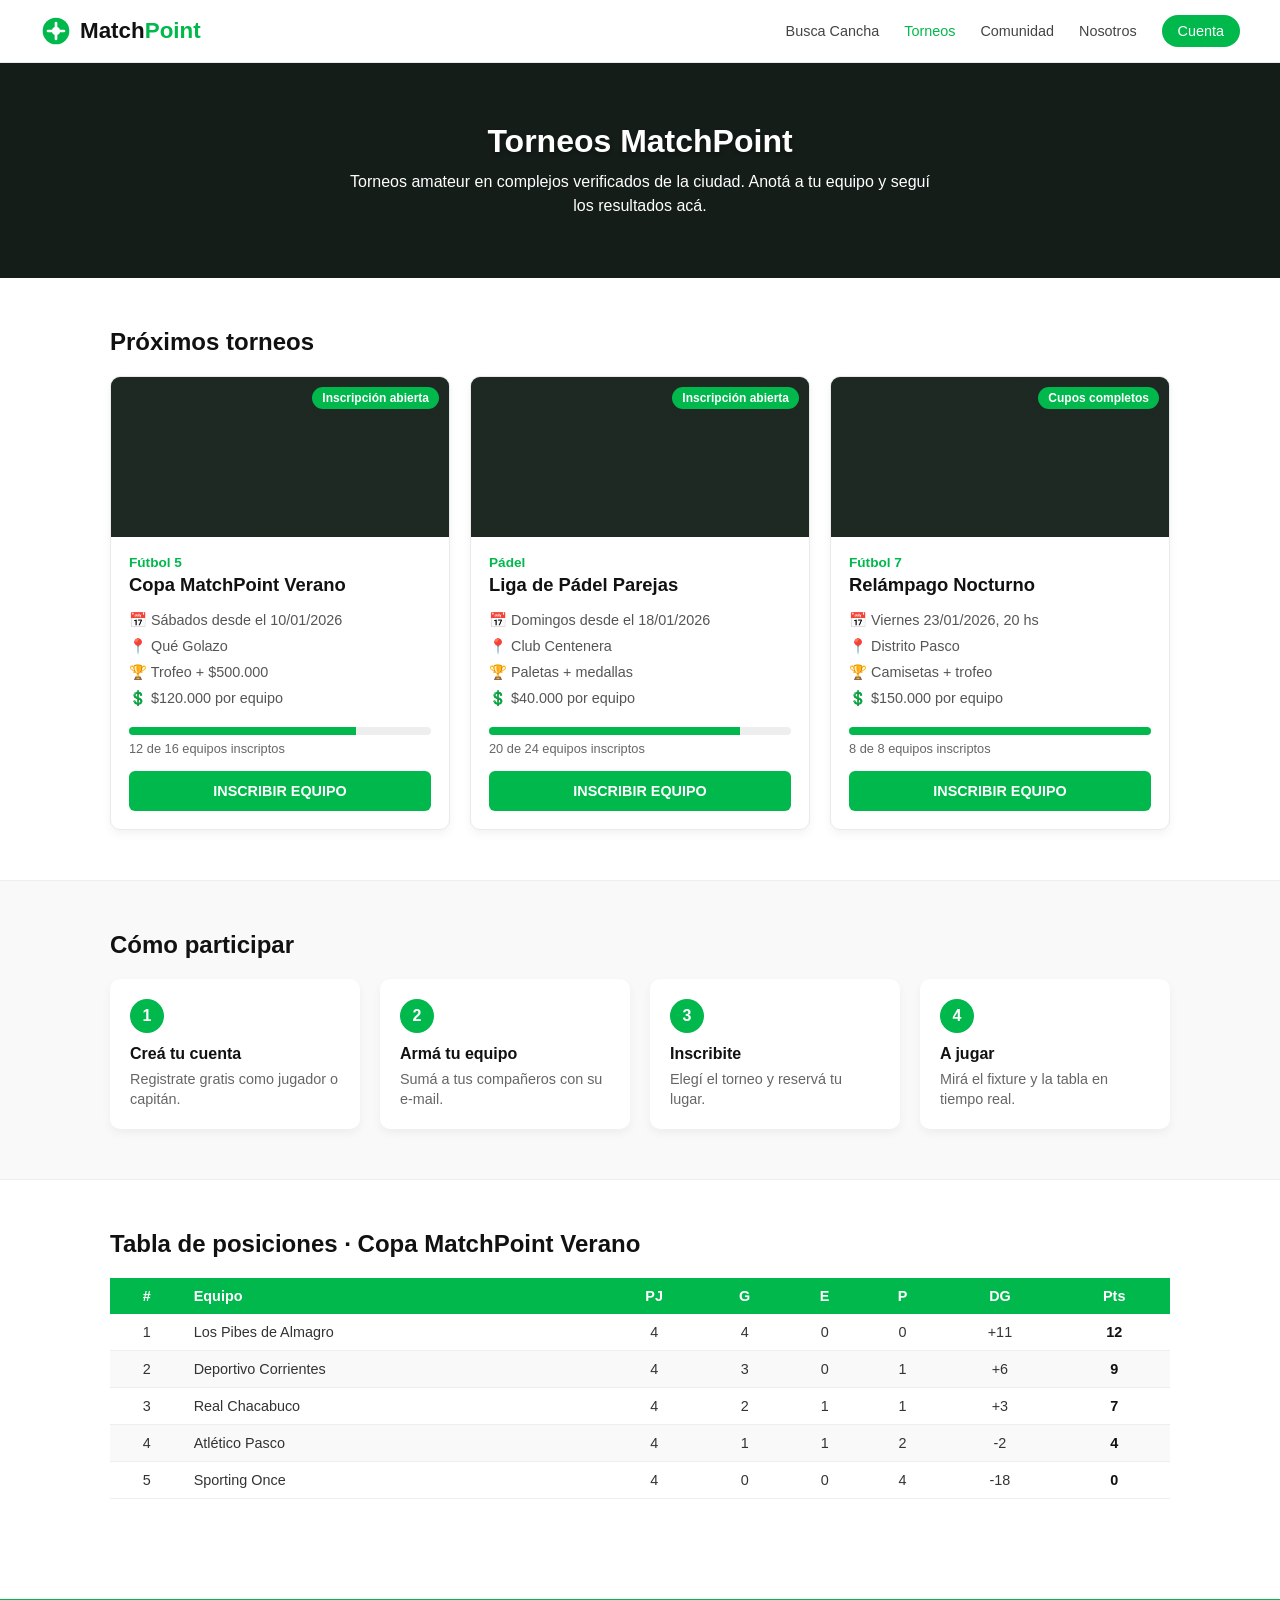
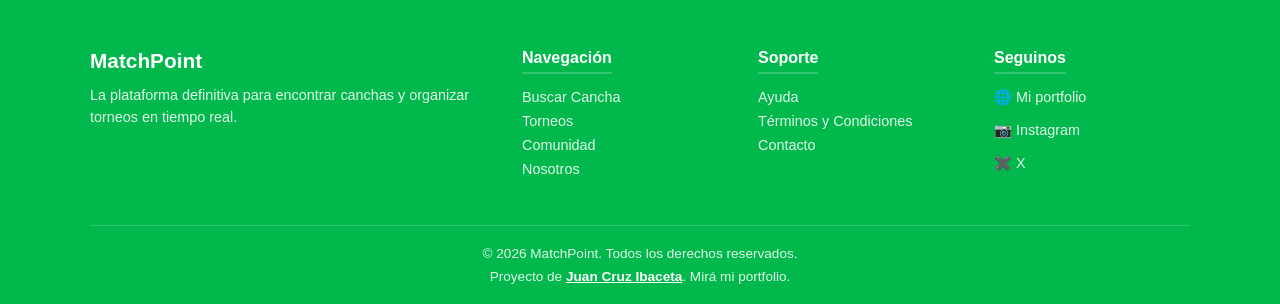
<file: torneos.html>
<!DOCTYPE html>
<html lang="es">
<head>
    <meta charset="UTF-8">
    <meta name="viewport" content="width=device-width, initial-scale=1.0">
    <title>Torneos - MatchPoint</title>
    <link rel="stylesheet" href="style.css">
</head>
<body>

    <header>
        <a href="index.html" class="logo">
            <svg width="32" height="32" viewBox="0 0 24 24" fill="none" xmlns="http://www.w3.org/2000/svg">
                <circle cx="12" cy="12" r="10" fill="#00b84c"/>
                <path d="M12 6V18M6 12H18" stroke="white" stroke-width="2" stroke-linecap="round"/>
                <circle cx="12" cy="12" r="3" fill="white"/>
            </svg>
            <span>Match<span style="color: #00b84c;">Point</span></span>
        </a>

        <input type="checkbox" id="menu-toggle" class="menu-toggle">
        <label for="menu-toggle" class="menu-icon" aria-label="Abrir menú">&#9776;</label>

        <nav>
            <ul>
                <li><a href="buscar-cancha.html">Busca Cancha</a></li>
                <li><a href="torneos.html" class="activo">Torneos</a></li>
                <li><a href="comunidad.html">Comunidad</a></li>
                <li><a href="nosotros.html">Nosotros</a></li>
                <li><a href="cuenta.html" class="btn-cuenta">Cuenta</a></li>
            </ul>
        </nav>
    </header>

    <main>
        <section class="page-banner">
            <h1>Torneos MatchPoint</h1>
            <p>Torneos amateur en complejos verificados de la ciudad. Anotá a tu equipo y seguí los resultados acá.</p>
        </section>

        <section class="seccion">
            <h2>Próximos torneos</h2>
            <div class="grid-torneos">
                <article class="torneo-card">
                    <div class="img-card-bg card-img-2"><span class="etiqueta">Inscripción abierta</span></div>
                    <div class="torneo-info">
                        <p class="torneo-deporte">Fútbol 5</p>
                        <h3>Copa MatchPoint Verano</h3>
                        <ul class="torneo-datos">
                            <li>📅 Sábados desde el 10/01/2026</li>
                            <li>📍 Qué Golazo</li>
                            <li>🏆 Trofeo + $500.000</li>
                            <li>💲 $120.000 por equipo</li>
                        </ul>
                        <div class="cupos">
                            <div class="cupos-barra"><div style="width: 75%;"></div></div>
                            <p>12 de 16 equipos inscriptos</p>
                        </div>
                        <a href="cuenta.html" class="btn-enviar">INSCRIBIR EQUIPO</a>
                    </div>
                </article>
                <article class="torneo-card">
                    <div class="img-card-bg card-img-3"><span class="etiqueta">Inscripción abierta</span></div>
                    <div class="torneo-info">
                        <p class="torneo-deporte">Pádel</p>
                        <h3>Liga de Pádel Parejas</h3>
                        <ul class="torneo-datos">
                            <li>📅 Domingos desde el 18/01/2026</li>
                            <li>📍 Club Centenera</li>
                            <li>🏆 Paletas + medallas</li>
                            <li>💲 $40.000 por equipo</li>
                        </ul>
                        <div class="cupos">
                            <div class="cupos-barra"><div style="width: 83%;"></div></div>
                            <p>20 de 24 equipos inscriptos</p>
                        </div>
                        <a href="cuenta.html" class="btn-enviar">INSCRIBIR EQUIPO</a>
                    </div>
                </article>
                <article class="torneo-card">
                    <div class="img-card-bg card-img-1"><span class="etiqueta">Cupos completos</span></div>
                    <div class="torneo-info">
                        <p class="torneo-deporte">Fútbol 7</p>
                        <h3>Relámpago Nocturno</h3>
                        <ul class="torneo-datos">
                            <li>📅 Viernes 23/01/2026, 20 hs</li>
                            <li>📍 Distrito Pasco</li>
                            <li>🏆 Camisetas + trofeo</li>
                            <li>💲 $150.000 por equipo</li>
                        </ul>
                        <div class="cupos">
                            <div class="cupos-barra"><div style="width: 100%;"></div></div>
                            <p>8 de 8 equipos inscriptos</p>
                        </div>
                        <a href="cuenta.html" class="btn-enviar">INSCRIBIR EQUIPO</a>
                    </div>
                </article>
            </div>
        </section>

        <section class="seccion seccion-gris">
            <h2>Cómo participar</h2>
            <ol class="pasos">
                <li><strong>Creá tu cuenta</strong><span>Registrate gratis como jugador o capitán.</span></li>
                <li><strong>Armá tu equipo</strong><span>Sumá a tus compañeros con su e-mail.</span></li>
                <li><strong>Inscribite</strong><span>Elegí el torneo y reservá tu lugar.</span></li>
                <li><strong>A jugar</strong><span>Mirá el fixture y la tabla en tiempo real.</span></li>
            </ol>
        </section>

        <section class="seccion">
            <h2>Tabla de posiciones · Copa MatchPoint Verano</h2>
            <div class="tabla-scroll">
                <table class="tabla">
                    <thead>
                        <tr><th>#</th><th>Equipo</th><th>PJ</th><th>G</th><th>E</th><th>P</th><th>DG</th><th>Pts</th></tr>
                    </thead>
                    <tbody>
                        <tr><td>1</td><td>Los Pibes de Almagro</td><td>4</td><td>4</td><td>0</td><td>0</td><td>+11</td><td>12</td></tr>
                        <tr><td>2</td><td>Deportivo Corrientes</td><td>4</td><td>3</td><td>0</td><td>1</td><td>+6</td><td>9</td></tr>
                        <tr><td>3</td><td>Real Chacabuco</td><td>4</td><td>2</td><td>1</td><td>1</td><td>+3</td><td>7</td></tr>
                        <tr><td>4</td><td>Atlético Pasco</td><td>4</td><td>1</td><td>1</td><td>2</td><td>-2</td><td>4</td></tr>
                        <tr><td>5</td><td>Sporting Once</td><td>4</td><td>0</td><td>0</td><td>4</td><td>-18</td><td>0</td></tr>
                    </tbody>
                </table>
            </div>
        </section>
    </main>

    <footer>
        <div class="footer-container">
            <div class="footer-col">
                <h3>MatchPoint</h3>
                <p>La plataforma definitiva para encontrar canchas y organizar torneos en tiempo real.</p>
            </div>
            <div class="footer-col">
                <h4>Navegación</h4>
                <a href="buscar-cancha.html">Buscar Cancha</a>
                <a href="torneos.html">Torneos</a>
                <a href="comunidad.html">Comunidad</a>
                <a href="nosotros.html">Nosotros</a>
            </div>
            <div class="footer-col">
                <h4>Soporte</h4>
                <a href="nosotros.html#preguntas">Ayuda</a>
                <a href="#">Términos y Condiciones</a>
                <a href="index.html#contacto">Contacto</a>
            </div>
            <div class="footer-col">
                <h4>Seguinos</h4>
                <div class="social-icons">
                    <a href="portfolio.html">🌐 Mi portfolio</a>
                    <a href="#">📷 Instagram</a>
                    <a href="#">✖️ X</a>
                </div>
            </div>
        </div>
        <div class="footer-bottom">
            <p>&copy; 2026 MatchPoint. Todos los derechos reservados.</p>
            <p class="credito">Proyecto de <a href="portfolio.html">Juan Cruz Ibaceta</a>. Mirá mi portfolio.</p>
        </div>
    </footer>

</body>
</html>
</file>
<file: style.css>
* {
    margin: 0;
    padding: 0;
    box-sizing: border-box;
    font-family: Arial, sans-serif;
}

body {
    background-color: #ffffff;
    color: #333333;
}

/* HEADER */
header {
    display: flex;
    justify-content: space-between;
    align-items: center;
    background: #ffffff;
    padding: 15px 40px;
    border-bottom: 1px solid #eaeaea;
    box-shadow: 0 2px 4px rgba(0,0,0,0.02);
}

.logo {
    display: flex;
    align-items: center;
    gap: 8px;
    font-weight: bold;
    font-size: 1.4rem;
    color: #111;
    text-decoration: none;
}

header nav ul {
    display: flex;
    list-style: none;
    gap: 25px;
    align-items: center;
}

header nav a {
    text-decoration: none;
    color: #444;
    font-size: 0.9rem;
    font-weight: 500;
}

header nav a:hover {
    color: #00b84c;
}

.btn-cuenta {
    background: #00b84c;
    color: #fff !important;
    padding: 8px 16px;
    border-radius: 20px;
}

/* HERO / BUSCADOR */
.hero {
    background: linear-gradient(rgba(0,0,0,0.4), rgba(0,0,0,0.4)), url('https://images.unsplash.com/photo-1529900748604-07564a93e7b6?auto=format&fit=crop&w=1200&q=80');
    background-size: cover;
    background-position: center;
    padding: 80px 20px;
    text-align: center;
    color: #fff;
}

.hero h1 {
    font-size: 2.2rem;
    margin-bottom: 25px;
    text-shadow: 0 2px 4px rgba(0,0,0,0.3);
}

.search-form {
    display: flex;
    justify-content: center;
    gap: 10px;
    background: #ffffff;
    padding: 15px;
    border-radius: 30px;
    max-width: 900px;
    margin: 0 auto 20px auto;
    box-shadow: 0 4px 15px rgba(0,0,0,0.2);
}

.form-group {
    display: flex;
    flex-direction: column;
    text-align: left;
    font-size: 0.8rem;
    color: #666;
}

.form-group input, .form-group select {
    padding: 8px;
    margin-top: 4px;
    border: 1px solid #ddd;
    border-radius: 6px;
    color: #333;
}

.btn-buscar {
    background: #00b84c;
    color: #fff;
    border: none;
    padding: 0 25px;
    border-radius: 20px;
    cursor: pointer;
    font-weight: bold;
    align-self: flex-end;
    height: 38px;
    transition: background 0.2s;
}

.btn-buscar:hover {
    background: #00963d;
}

.hero-features {
    display: flex;
    justify-content: center;
    gap: 30px;
    font-size: 0.9rem;
    color: #fff;
    text-shadow: 0 1px 2px rgba(0,0,0,0.3);
}

/* DESTACADOS */
.destacados {
    padding: 50px 20px;
    max-width: 1100px;
    margin: 0 auto;
}

.destacados h2 {
    margin-bottom: 20px;
    color: #111;
    font-size: 1.5rem;
}

.grid-images {
    display: grid;
    grid-template-columns: repeat(3, 1fr);
    gap: 20px;
}

.card {
    background: #fff;
    border: 1px solid #eaeaea;
    border-radius: 10px;
    overflow: hidden;
    text-align: center;
    box-shadow: 0 4px 10px rgba(0,0,0,0.05);
    transition: transform 0.2s;
}

.card:hover {
    transform: translateY(-5px);
}

.img-placeholder {
    background: #e2f8eb;
    color: #00b84c;
    height: 160px;
    display: flex;
    align-items: center;
    justify-content: center;
    font-weight: bold;
}

.card h3 {
    padding: 15px;
    font-size: 1rem;
    color: #333;
}

/* MAPA */
.map-container {
    background: #f9f9f9;
    padding: 50px 20px;
    border-top: 1px solid #eee;
    border-bottom: 1px solid #eee;
}

.map-container h2 {
    max-width: 1100px;
    margin: 0 auto 20px auto;
    font-size: 1.5rem;
    color: #111;
}

.map-content {
    display: flex;
    gap: 20px;
    max-width: 1100px;
    margin: 0 auto;
}

.map-interactive {
    flex: 2;
    background: #e5e5e5;
    height: 280px;
    display: flex;
    align-items: center;
    justify-content: center;
    border-radius: 10px;
    color: #555;
    font-weight: bold;
}

.map-details {
    flex: 1;
    background: #fff;
    padding: 25px;
    border-radius: 10px;
    box-shadow: 0 4px 10px rgba(0,0,0,0.05);
    font-size: 0.9rem;
    line-height: 1.5;
}

.map-details h3 {
    margin-bottom: 12px;
    font-size: 1rem;
    color: #00b84c;
}

.map-details p {
    margin-bottom: 12px;
    color: #666;
}

/* CONTACTO */
.contact-section {
    max-width: 800px;
    margin: 50px auto;
    padding: 0 20px;
}

.formulario {
    background: #fff;
    padding: 35px;
    border: 1px solid #eaeaea;
    border-radius: 10px;
    box-shadow: 0 4px 10px rgba(0,0,0,0.05);
}

.formulario h2 {
    font-size: 1.2rem;
    margin-bottom: 20px;
    color: #111;
    text-align: center;
}

.input-row {
    display: flex;
    gap: 15px;
    margin-bottom: 15px;
}

.formulario input, .formulario textarea {
    width: 100%;
    padding: 12px;
    border: 1px solid #ddd;
    border-radius: 6px;
    font-size: 0.95rem;
}

.formulario textarea {
    height: 110px;
    resize: none;
    margin-bottom: 15px;
}

.btn-enviar {
    background: #00b84c;
    color: #fff;
    border: none;
    padding: 12px 30px;
    border-radius: 6px;
    cursor: pointer;
    font-weight: bold;
    font-size: 1rem;
    display: block;
    width: 100%;
    transition: background 0.2s;
}

.btn-enviar:hover {
    background: #00963d;
}

/* FOOTER PROFESIONAL */
footer {
    background: #00b84c;
    color: #fff;
    padding: 50px 20px 20px 20px;
    margin-top: 50px;
}

.footer-container {
    max-width: 1100px;
    margin: 0 auto;
    display: grid;
    grid-template-columns: 2fr 1fr 1fr 1fr;
    gap: 40px;
}

.footer-col h3 {
    font-size: 1.3rem;
    margin-bottom: 12px;
}

.footer-col h4 {
    font-size: 1rem;
    margin-bottom: 15px;
    border-bottom: 2px solid rgba(255,255,255,0.2);
    padding-bottom: 5px;
    display: inline-block;
}

.footer-col p {
    font-size: 0.9rem;
    color: #e2f8eb;
    line-height: 1.5;
}

.footer-col a {
    display: block;
    color: #e2f8eb;
    text-decoration: none;
    font-size: 0.9rem;
    margin-bottom: 8px;
    transition: color 0.2s;
}

.footer-col a:hover {
    color: #ffffff;
    text-decoration: underline;
}

.social-icons {
    display: flex;
    flex-direction: column;
    gap: 8px;
}

.footer-bottom {
    max-width: 1100px;
    margin: 40px auto 0 auto;
    border-top: 1px solid rgba(255,255,255,0.2);
    padding-top: 20px;
    text-align: center;
    font-size: 0.85rem;
    color: #e2f8eb;
}
.footer-bottom .credito { margin-top: 8px; }
.footer-bottom .credito a { color: #ffffff; font-weight: bold; }
.footer-bottom .credito a:hover { text-decoration: none; }

/* ESTILOS COMPARTIDOS */
.card-img-1 { background-image: linear-gradient(rgba(0,0,0,0.3), rgba(0,0,0,0.3)), url('https://atcsports.io/uploads/clubs/bg/distrito-pasco-futbol-caba.jpeg?705216'); }
.card-img-2 { background-image: linear-gradient(rgba(0,0,0,0.3), rgba(0,0,0,0.3)), url('https://atcsports.io/uploads/clubs/bg/que-golazo-caba.jpeg?364139'); }
.card-img-3 { background-image: linear-gradient(rgba(0,0,0,0.3), rgba(0,0,0,0.3)), url('https://atcsports.io/uploads/clubs/bg/club-centenera-parque-chacabuco.jpeg?186828'); }

.img-card-bg {
    background-color: #2a3a30;
    background-size: cover;
    background-position: center;
    height: 160px;
    display: flex;
    align-items: flex-end;
    padding: 10px;
    color: white;
    font-weight: bold;
    text-shadow: 0 1px 3px rgba(0,0,0,0.8);
}

.map-interactive iframe {
    width: 100%;
    height: 100%;
    border-radius: 10px;
}

header nav a.activo { color: #00b84c; }
header nav a.btn-cuenta.activo { background: #00963d; }

.menu-toggle, .menu-icon { display: none; }

/* PÁGINAS INTERNAS */
.page-banner {
    background: linear-gradient(rgba(0,0,0,0.5), rgba(0,0,0,0.5)), url('https://images.unsplash.com/photo-1529900748604-07564a93e7b6?auto=format&fit=crop&w=1200&q=80');
    background-color: #2a3a30;
    background-size: cover;
    background-position: center;
    color: #fff;
    text-align: center;
    padding: 60px 20px;
}

.page-banner h1 {
    font-size: 2rem;
    margin-bottom: 10px;
    text-shadow: 0 2px 4px rgba(0,0,0,0.3);
}

.page-banner p {
    max-width: 600px;
    margin: 0 auto;
    line-height: 1.5;
}

.seccion {
    max-width: 1100px;
    margin: 0 auto;
    padding: 50px 20px;
}

.seccion h2 {
    font-size: 1.5rem;
    color: #111;
    margin-bottom: 20px;
}

.seccion-gris {
    max-width: none;
    background: #f9f9f9;
    border-top: 1px solid #eee;
    border-bottom: 1px solid #eee;
    padding-left: calc((100% - 1060px) / 2);
    padding-right: calc((100% - 1060px) / 2);
}

/* BUSCAR CANCHA */
.buscar-layout {
    max-width: 1100px;
    margin: 0 auto;
    padding: 40px 20px;
    display: grid;
    grid-template-columns: 260px 1fr;
    gap: 30px;
    align-items: start;
}

.filtros {
    background: #fff;
    border: 1px solid #eaeaea;
    border-radius: 10px;
    padding: 20px;
    box-shadow: 0 4px 10px rgba(0,0,0,0.05);
}

.filtros h2 { font-size: 1.1rem; margin-bottom: 15px; color: #111; }
.filtros .form-group { margin-bottom: 12px; }

.checks {
    border: none;
    margin: 10px 0 18px 0;
    font-size: 0.9rem;
    color: #444;
}

.checks legend { font-size: 0.8rem; color: #666; margin-bottom: 6px; }
.checks label { display: block; margin-bottom: 6px; }

.resultados-cant { margin-bottom: 15px; color: #666; }

.resultado {
    display: grid;
    grid-template-columns: 220px 1fr;
    background: #fff;
    border: 1px solid #eaeaea;
    border-radius: 10px;
    overflow: hidden;
    margin-bottom: 15px;
    box-shadow: 0 4px 10px rgba(0,0,0,0.05);
}

.resultado .img-card-bg { height: 100%; min-height: 150px; }

.resultado-info { padding: 15px 20px; }
.resultado-info h3 { font-size: 1.05rem; color: #111; margin-bottom: 4px; }
.resultado-dir { font-size: 0.85rem; color: #666; margin-bottom: 12px; }

.horarios { display: flex; flex-wrap: wrap; gap: 8px; margin-bottom: 12px; }

.horario {
    display: inline-block;
    padding: 5px 12px;
    border-radius: 20px;
    font-size: 0.8rem;
    font-weight: bold;
    background: #e2f8eb;
    color: #00963d;
    border: 1px solid #00b84c;
}

.horario.ocupado {
    background: #f1f1f1;
    color: #aaa;
    border-color: #ddd;
    text-decoration: line-through;
}

.resultado-pie {
    display: flex;
    justify-content: space-between;
    align-items: center;
    gap: 10px;
}

.precio { font-size: 1.2rem; font-weight: bold; color: #111; }
.precio span { font-size: 0.8rem; font-weight: normal; color: #666; }

.btn-reservar {
    background: #00b84c;
    color: #fff;
    text-decoration: none;
    padding: 9px 22px;
    border-radius: 20px;
    font-weight: bold;
    font-size: 0.9rem;
    transition: background 0.2s;
}

.btn-reservar:hover { background: #00963d; }

.leyenda { font-size: 0.85rem; color: #666; margin-top: 5px; }

/* TORNEOS */
.grid-torneos {
    display: grid;
    grid-template-columns: repeat(3, 1fr);
    gap: 20px;
}

.torneo-card {
    background: #fff;
    border: 1px solid #eaeaea;
    border-radius: 10px;
    overflow: hidden;
    box-shadow: 0 4px 10px rgba(0,0,0,0.05);
    display: flex;
    flex-direction: column;
}

.torneo-card .img-card-bg { align-items: flex-start; justify-content: flex-end; }

.etiqueta {
    background: #00b84c;
    font-size: 0.75rem;
    padding: 4px 10px;
    border-radius: 20px;
    text-shadow: none;
}

.torneo-info { padding: 18px; display: flex; flex-direction: column; flex: 1; }
.torneo-deporte { color: #00b84c; font-weight: bold; font-size: 0.85rem; margin-bottom: 4px; }
.torneo-info h3 { font-size: 1.15rem; color: #111; margin-bottom: 12px; }

.torneo-datos {
    list-style: none;
    font-size: 0.9rem;
    color: #555;
    line-height: 1.8;
    margin-bottom: 15px;
}

.cupos { margin-bottom: 15px; margin-top: auto; }
.cupos p { font-size: 0.8rem; color: #666; margin-top: 6px; }

.cupos-barra {
    background: #eee;
    height: 8px;
    border-radius: 4px;
    overflow: hidden;
}

.cupos-barra div { background: #00b84c; height: 100%; }

.torneo-info .btn-enviar { text-align: center; text-decoration: none; font-size: 0.9rem; }

.pasos {
    list-style: none;
    counter-reset: paso;
    display: grid;
    grid-template-columns: repeat(4, 1fr);
    gap: 20px;
}

.pasos li {
    counter-increment: paso;
    background: #fff;
    border-radius: 10px;
    padding: 20px;
    box-shadow: 0 4px 10px rgba(0,0,0,0.05);
}

.pasos li::before {
    content: counter(paso);
    display: flex;
    align-items: center;
    justify-content: center;
    width: 34px;
    height: 34px;
    border-radius: 50%;
    background: #00b84c;
    color: #fff;
    font-weight: bold;
    margin-bottom: 12px;
}

.pasos strong { display: block; color: #111; margin-bottom: 6px; }
.pasos span { font-size: 0.9rem; color: #666; line-height: 1.4; }

.tabla-scroll { overflow-x: auto; }

.tabla {
    width: 100%;
    border-collapse: collapse;
    font-size: 0.9rem;
    min-width: 520px;
}

.tabla th {
    background: #00b84c;
    color: #fff;
    padding: 10px;
    text-align: center;
}

.tabla th:nth-child(2), .tabla td:nth-child(2) { text-align: left; }

.tabla td {
    padding: 10px;
    text-align: center;
    border-bottom: 1px solid #eee;
}

.tabla tbody tr:nth-child(even) { background: #f9f9f9; }
.tabla td:last-child { font-weight: bold; color: #111; }

/* COMUNIDAD */
.comunidad-layout {
    max-width: 1100px;
    margin: 0 auto;
    padding: 40px 20px;
    display: grid;
    grid-template-columns: 1fr 300px;
    gap: 30px;
    align-items: start;
}

.publicar { padding: 25px; margin-bottom: 30px; }
.publicar select {
    width: 100%;
    padding: 12px;
    border: 1px solid #ddd;
    border-radius: 6px;
    font-size: 0.95rem;
    color: #333;
    background: #fff;
}

.muro-titulo { font-size: 1.3rem; color: #111; margin-bottom: 15px; }

.post {
    display: flex;
    gap: 15px;
    background: #fff;
    border: 1px solid #eaeaea;
    border-radius: 10px;
    padding: 18px;
    margin-bottom: 15px;
}

.avatar {
    flex-shrink: 0;
    width: 46px;
    height: 46px;
    border-radius: 50%;
    background: #e2f8eb;
    color: #00963d;
    font-weight: bold;
    display: flex;
    align-items: center;
    justify-content: center;
}

.post-cuerpo { flex: 1; }
.post-autor { font-size: 0.85rem; color: #888; margin-bottom: 6px; }
.post-autor strong { color: #111; }
.post-cuerpo > p { line-height: 1.5; color: #444; }

.tags { display: flex; flex-wrap: wrap; gap: 6px; margin: 10px 0; }

.tag {
    background: #f1f1f1;
    color: #555;
    font-size: 0.75rem;
    padding: 4px 10px;
    border-radius: 20px;
}

.btn-sumarme {
    display: inline-block;
    color: #00b84c;
    border: 1px solid #00b84c;
    padding: 6px 16px;
    border-radius: 20px;
    font-size: 0.85rem;
    font-weight: bold;
    text-decoration: none;
}

.btn-sumarme:hover { background: #00b84c; color: #fff; }

.caja {
    background: #fff;
    border: 1px solid #eaeaea;
    border-radius: 10px;
    padding: 20px;
    margin-bottom: 20px;
    box-shadow: 0 4px 10px rgba(0,0,0,0.05);
}

.caja h3 { font-size: 1rem; color: #00b84c; margin-bottom: 12px; }

.ranking { padding-left: 20px; font-size: 0.9rem; color: #444; }
.ranking li { margin-bottom: 8px; }
.ranking span { display: inline-block; min-width: 90px; }
.ranking strong { color: #111; font-size: 0.85rem; }

.normas { padding-left: 18px; font-size: 0.9rem; color: #555; line-height: 1.8; }

/* NOSOTROS */
.nosotros-intro {
    display: grid;
    grid-template-columns: 1fr 1fr;
    gap: 40px;
}

.nosotros-intro h2 { color: #00b84c; font-size: 1.3rem; margin-bottom: 10px; }
.nosotros-intro p { line-height: 1.6; color: #555; }

.propuesta {
    max-width: 1060px;
    margin: 0 auto;
    background: #111;
    color: #fff;
    border-left: 6px solid #00b84c;
    border-radius: 10px;
    padding: 22px 30px;
    font-size: 1.05rem;
    line-height: 1.5;
}

.valores {
    display: grid;
    grid-template-columns: repeat(4, 1fr);
    gap: 20px;
}

.valor {
    border: 1px solid #eaeaea;
    border-radius: 10px;
    padding: 22px;
    text-align: center;
}

.valor span { font-size: 1.8rem; }
.valor h3 { margin: 10px 0 6px 0; color: #111; font-size: 1rem; }
.valor p { font-size: 0.9rem; color: #666; line-height: 1.4; }

.faq {
    border: 1px solid #eaeaea;
    border-radius: 10px;
    padding: 15px 20px;
    margin-bottom: 10px;
}

.faq summary { font-weight: bold; cursor: pointer; color: #111; }
.faq p { margin-top: 10px; color: #555; line-height: 1.5; }

/* CUENTA */
.cuenta-layout {
    max-width: 1000px;
    margin: 50px auto 0 auto;
    padding: 0 20px;
    display: grid;
    grid-template-columns: 1fr 1fr;
    gap: 30px;
    align-items: start;
}

.cuenta-form label {
    display: block;
    font-size: 0.85rem;
    color: #666;
    margin-bottom: 5px;
}

.cuenta-form input[type="text"],
.cuenta-form input[type="email"],
.cuenta-form input[type="password"] { margin-bottom: 15px; }

.cuenta-form .input-row { margin-bottom: 0; }
.cuenta-form .input-row > div { flex: 1; }

.link-chico {
    display: block;
    font-size: 0.85rem;
    color: #00b84c;
    margin-bottom: 20px;
}

.tipo-cuenta { border: none; margin-bottom: 20px; }
.tipo-cuenta legend { font-size: 0.85rem; color: #666; margin-bottom: 8px; }

.tipo-cuenta label {
    display: inline-block;
    border: 1px solid #ddd;
    border-radius: 20px;
    padding: 8px 14px;
    margin: 0 8px 8px 0;
    color: #333;
    font-size: 0.9rem;
    cursor: pointer;
}

.tipo-cuenta input { width: auto; margin-right: 4px; }

.beneficios .valores { grid-template-columns: repeat(3, 1fr); }

a:focus-visible, button:focus-visible, input:focus-visible,
select:focus-visible, textarea:focus-visible, summary:focus-visible {
    outline: 3px solid #00b84c;
    outline-offset: 2px;
}

/* RESPONSIVE */
@media (min-width: 1440px) {
    .hero { padding: 110px 20px; }
    .hero h1 { font-size: 2.8rem; }
    .destacados, .map-container h2, .map-content,
    .footer-container, .footer-bottom, .seccion,
    .buscar-layout, .comunidad-layout { max-width: 1280px; }
    .seccion-gris { max-width: none; padding-left: calc((100% - 1240px) / 2); padding-right: calc((100% - 1240px) / 2); }
    .img-card-bg { height: 200px; }
    .map-interactive { height: 340px; }
}

@media (max-width: 1200px) {
    header { padding: 15px 25px; }
    .seccion-gris { padding-left: 20px; padding-right: 20px; }
    .search-form { max-width: 95%; }
}

@media (max-width: 1024px) {
    header nav ul { gap: 16px; }
    .hero { padding: 60px 20px; }
    .hero h1 { font-size: 1.9rem; }
    .search-form { flex-wrap: wrap; border-radius: 20px; }
    .form-group { flex: 1 1 40%; }
    .btn-buscar { flex: 1 1 100%; }
    .footer-container { grid-template-columns: 1fr 1fr; gap: 30px; }
    .buscar-layout { grid-template-columns: 220px 1fr; gap: 20px; }
    .resultado { grid-template-columns: 170px 1fr; }
    .comunidad-layout { grid-template-columns: 1fr 260px; }
    .pasos { grid-template-columns: repeat(2, 1fr); }
    .valores { grid-template-columns: repeat(2, 1fr); }
}

@media (max-width: 768px) {
    header { flex-wrap: wrap; padding: 12px 20px; }
    .menu-icon {
        display: block;
        font-size: 1.8rem;
        cursor: pointer;
        color: #111;
        line-height: 1;
    }
    header nav { display: none; width: 100%; }
    .menu-toggle:checked ~ nav { display: block; }
    header nav ul {
        flex-direction: column;
        align-items: stretch;
        gap: 0;
        padding-top: 10px;
    }
    header nav li a {
        display: block;
        padding: 12px 5px;
        border-bottom: 1px solid #eee;
        font-size: 1rem;
    }
    header nav li a.btn-cuenta {
        text-align: center;
        margin-top: 12px;
        border-bottom: none;
    }
    .hero h1 { font-size: 1.6rem; }
    .page-banner { padding: 45px 20px; }
    .page-banner h1 { font-size: 1.6rem; }
    .grid-images { grid-template-columns: repeat(2, 1fr); }
    .grid-torneos { grid-template-columns: repeat(2, 1fr); }
    .map-content { flex-direction: column; }
    .map-interactive { flex: none; height: 300px; }
    .buscar-layout, .comunidad-layout,
    .cuenta-layout, .nosotros-intro { grid-template-columns: 1fr; }
    .beneficios .valores { grid-template-columns: 1fr 1fr 1fr; }
    .seccion { padding: 40px 20px; }
}

@media (max-width: 480px) {
    .logo { font-size: 1.2rem; }
    .hero { padding: 40px 15px; }
    .hero h1 { font-size: 1.4rem; }
    .search-form { flex-direction: column; padding: 15px; }
    .form-group, .btn-buscar { flex: none; width: 100%; }
    .btn-buscar { align-self: stretch; }
    .hero-features { flex-direction: column; gap: 8px; }
    .grid-images, .grid-torneos, .valores,
    .beneficios .valores, .pasos { grid-template-columns: 1fr; }
    .destacados h2, .map-container h2, .seccion h2 { font-size: 1.25rem; }
    .map-interactive { height: 240px; }
    .input-row { flex-direction: column; gap: 15px; }
    .formulario { padding: 22px; }
    .resultado { grid-template-columns: 1fr; }
    .resultado .img-card-bg { min-height: 130px; }
    .resultado-pie { flex-direction: column; align-items: stretch; text-align: center; }
    .propuesta { margin: 0 15px; padding: 18px 20px; font-size: 0.95rem; }
    .footer-container { grid-template-columns: 1fr; text-align: center; gap: 25px; }
    .social-icons { align-items: center; }
}

@media (max-width: 360px) {
    header { padding: 10px 12px; }
    .logo svg { width: 26px; height: 26px; }
    .hero h1, .page-banner h1 { font-size: 1.25rem; }
    .formulario, .filtros, .caja { padding: 16px; }
    .post { flex-direction: column; }
    .horario { padding: 4px 9px; }
}
</file>
<file: portfolio.css>
/* =====================================================
   PORTFOLIO · JUAN CRUZ IBACETA
   Color de marca: bordó del logo "J.C"
   Cada proyecto usa los colores de su propia marca.
   ===================================================== */

:root {
    --papel: #ffffff;
    --tinta: #231b1d;
    --gris: #6b6264;
    --linea: #e9e4e5;
    --bordo: #6b1f30;
    --bordo-claro: #f5eeef;

    --verde: #00b84c;
    --verde-oscuro: #00813a;
    --choco: #1b1613;
    --choco-2: #2a221d;
    --naranja: #ef9636;
    --crema: #f6efe4;

    --texto: "Bricolage Grotesque", Arial, sans-serif;
    --gotica: "UnifrakturMaguntia", "Old English Text MT", Georgia, serif;

    --ancho: 1160px;
    --margen: clamp(20px, 5vw, 56px);
    color-scheme: light;
}

*, *::before, *::after { box-sizing: border-box; margin: 0; padding: 0; }

html {
    scroll-behavior: smooth;
    scroll-padding-top: calc(72px + env(safe-area-inset-top, 0px));
}

body {
    background: var(--papel);
    color: var(--tinta);
    font-family: var(--texto);
    font-size: 1.0625rem;
    line-height: 1.6;
    font-variation-settings: "opsz" 16;
    -webkit-font-smoothing: antialiased;
}

img { max-width: 100%; display: block; }
a { color: inherit; }

:focus-visible {
    outline: 3px solid var(--bordo);
    outline-offset: 3px;
    border-radius: 4px;
}

h1, h2, h3 { line-height: 1.1; font-weight: 750; }

h3 {
    font-size: 1.15rem;
    margin-bottom: 8px;
    letter-spacing: -0.01em;
}

/* ---------- BOTONES ---------- */
.boton {
    display: inline-block;
    padding: 13px 26px;
    border-radius: 999px;
    background: var(--bordo);
    color: #fff;
    text-decoration: none;
    font-weight: 650;
    border: 2px solid var(--bordo);
    transition: background 0.2s, color 0.2s;
}

.boton:hover { background: #4f1623; border-color: #4f1623; }

.boton-linea { background: transparent; color: var(--bordo); }
.boton-linea:hover { background: var(--bordo); color: #fff; }

.boton-match { background: var(--verde); border-color: var(--verde); color: #fff; }
.boton-match:hover { background: var(--verde-oscuro); border-color: var(--verde-oscuro); }

.boton-choco { background: var(--naranja); border-color: var(--naranja); color: var(--choco); }
.boton-choco:hover { background: var(--crema); border-color: var(--crema); }

/* ---------- ENCABEZADO ---------- */
.top {
    position: sticky;
    top: 0;
    z-index: 10;
    display: flex;
    justify-content: space-between;
    align-items: center;
    padding: calc(12px + env(safe-area-inset-top, 0px)) var(--margen) 12px;
    background: rgba(255, 255, 255, 0.92);
    backdrop-filter: blur(10px);
    -webkit-backdrop-filter: blur(10px);
    border-bottom: 1px solid var(--linea);
}

.sello {
    display: grid;
    place-items: center;
    width: 46px;
    height: 46px;
    border-radius: 50%;
    background: var(--bordo);
    color: #fff;
    font-family: var(--gotica);
    font-size: 1.25rem;
    text-decoration: none;
    line-height: 1;
}

.top nav { display: flex; gap: clamp(14px, 3vw, 32px); }

.top nav a {
    text-decoration: none;
    font-weight: 550;
    color: var(--gris);
}

.top nav a:hover { color: var(--bordo); }

/* ---------- PORTADA ---------- */
.portada {
    max-width: var(--ancho);
    margin: 0 auto;
    padding: clamp(48px, 9vw, 120px) var(--margen) clamp(48px, 7vw, 90px);
    display: grid;
    grid-template-columns: 1.4fr 1fr;
    gap: 40px;
    align-items: end;
}

.nombre {
    font-size: clamp(3.2rem, 10vw, 8.6rem);
    font-weight: 750;
    font-variation-settings: "opsz" 96, "wdth" 82;
    line-height: 0.9;
    letter-spacing: -0.02em;
    color: var(--tinta);
}

.nombre span { display: block; }

.nombre span:last-child {
    color: var(--bordo);
    padding-left: 0.5em;
}

@media (prefers-reduced-motion: no-preference) {
    .nombre span {
        animation: entrar 0.9s cubic-bezier(0.2, 0.7, 0.2, 1) both;
    }
    .nombre span:last-child { animation-delay: 0.15s; }
    @keyframes entrar {
        from { opacity: 0; transform: translateY(0.25em); }
        to { opacity: 1; transform: none; }
    }
}

.bajada {
    font-size: clamp(1.1rem, 1.6vw, 1.3rem);
    line-height: 1.5;
    max-width: 34ch;
    margin-bottom: 26px;
}

.portada-acciones { display: flex; flex-wrap: wrap; gap: 12px; }

/* ---------- ÍNDICE ---------- */
.indice {
    max-width: var(--ancho);
    margin: 0 auto;
    padding: 0 var(--margen) clamp(56px, 8vw, 100px);
}

.indice h2 {
    font-size: 1rem;
    font-weight: 600;
    color: var(--gris);
    margin-bottom: 12px;
}

.indice-lista { list-style: none; border-top: 2px solid var(--tinta); }

.indice-lista a {
    display: grid;
    grid-template-columns: 40px 1.2fr 1.5fr 1fr;
    gap: 16px;
    align-items: baseline;
    padding: 22px 0;
    border-bottom: 1px solid var(--linea);
    text-decoration: none;
    transition: background 0.2s, padding 0.2s;
}

.indice-lista a:hover { background: var(--bordo-claro); padding-left: 12px; }

.indice-num { color: var(--bordo); font-weight: 700; }

.indice-nombre {
    font-size: clamp(1.6rem, 3.2vw, 2.4rem);
    font-weight: 750;
    font-variation-settings: "opsz" 96, "wdth" 85;
    letter-spacing: -0.02em;
}

.indice-dato { color: var(--gris); }
.indice-materia { text-align: right; font-weight: 600; }

/* ---------- CASOS ---------- */
.caso { padding: clamp(64px, 9vw, 120px) var(--margen); }

.caso > * { max-width: calc(var(--ancho) - 2 * var(--margen)); margin-left: auto; margin-right: auto; }

.caso-cabecera { margin-bottom: clamp(36px, 5vw, 56px); }

.caso-materia { font-weight: 600; margin-bottom: 10px; }

.caso h2 {
    font-size: clamp(3rem, 9vw, 7rem);
    font-weight: 800;
    font-variation-settings: "opsz" 96, "wdth" 85;
    letter-spacing: -0.02em;
    line-height: 0.95;
    margin-bottom: 20px;
}

.caso-resumen {
    font-size: clamp(1.1rem, 1.7vw, 1.3rem);
    max-width: 52ch;
    margin-bottom: 26px;
}

.caso-grilla {
    display: grid;
    grid-template-columns: repeat(3, 1fr);
    gap: clamp(24px, 4vw, 48px);
    margin-top: clamp(40px, 6vw, 72px);
    margin-bottom: clamp(40px, 6vw, 72px);
}

.bloque { border-top: 2px solid currentColor; padding-top: 16px; }
.bloque p + p { margin-top: 10px; }

/* ---------- MATCHPOINT ---------- */
.caso-match { background: #f3f8f5; }
.caso-match .caso-materia { color: var(--verde-oscuro); }
.caso-match h2 { color: #111; }
.caso-match .bloque { border-top-color: var(--verde); }

.pantallas {
    position: relative;
    padding-right: clamp(40px, 12vw, 150px);
}

.navegador {
    border-radius: 12px;
    overflow: hidden;
    background: #fff;
    border: 1px solid #d9e4dd;
    box-shadow: 0 30px 60px -30px rgba(0, 60, 25, 0.35);
}

.navegador-barra {
    display: flex;
    gap: 6px;
    padding: 10px 14px;
    background: #eef1ef;
    border-bottom: 1px solid #dde3df;
}

.navegador-barra i {
    width: 10px;
    height: 10px;
    border-radius: 50%;
    background: #c9d0cb;
}

.celular {
    position: absolute;
    right: 0;
    bottom: -40px;
    width: clamp(110px, 22%, 230px);
    border: 8px solid #151515;
    border-radius: 26px;
    overflow: hidden;
    box-shadow: 0 30px 50px -20px rgba(0, 0, 0, 0.45);
    aspect-ratio: 9 / 18;
    background: #fff;
}

.celular img { width: 100%; height: 100%; object-fit: cover; object-position: top; }

.proceso h3, .paleta h3 { margin-bottom: 18px; }

.proceso-pasos {
    list-style: none;
    display: grid;
    grid-template-columns: repeat(3, 1fr);
    gap: clamp(16px, 3vw, 32px);
    counter-reset: paso;
}

.proceso-pasos li { counter-increment: paso; }

.proceso-pasos img {
    width: 100%;
    aspect-ratio: 4 / 3;
    object-fit: cover;
    object-position: top;
    border-radius: 10px;
    border: 1px solid #d9e4dd;
    background: #fff;
    margin-bottom: 12px;
}

.proceso-pasos p { font-size: 0.97rem; color: #44514a; }

.proceso-pasos strong::before {
    content: counter(paso) ". ";
    color: var(--verde-oscuro);
}

.proceso-pasos strong { color: #111; }

.paleta { margin-top: clamp(48px, 6vw, 72px); }

.paleta-barra {
    display: flex;
    height: 110px;
    border-radius: 10px;
    overflow: hidden;
    border: 1px solid #d9e4dd;
    margin-bottom: 14px;
}

.paleta-barra span {
    display: flex;
    flex-direction: column;
    justify-content: flex-end;
    padding: 12px 14px;
    font-weight: 650;
    font-size: 0.95rem;
    line-height: 1.25;
    min-width: 0;
}

.paleta-barra small { font-weight: 400; opacity: 0.8; font-size: 0.8rem; }
.paleta p { color: #44514a; max-width: 60ch; }

/* ---------- CHOCOLATIER CEL ---------- */
.caso-choco { background: var(--choco); color: var(--crema); }
.caso-choco .caso-materia { color: var(--naranja); }
.caso-choco .bloque { border-top-color: var(--naranja); }
.caso-choco .bloque p { color: #d9cfc3; }

.choco-logo {
    width: 96px;
    height: 96px;
    margin-bottom: 22px;
}

.carrusel-zona h3 { margin-bottom: 4px; }
.carrusel-ayuda { color: #b9ab9b; margin-bottom: 18px; }

.caso > .carrusel-zona { max-width: none; }

.carrusel-zona > h3, .carrusel-ayuda {
    max-width: calc(var(--ancho) - 2 * var(--margen));
    margin-left: auto;
    margin-right: auto;
}

.carrusel {
    --inicio: max(var(--margen), calc((100vw - var(--ancho)) / 2 + var(--margen)));
    list-style: none;
    display: flex;
    gap: 16px;
    overflow-x: auto;
    scroll-snap-type: x mandatory;
    scroll-padding-left: var(--inicio);
    margin: 0 calc(-1 * var(--margen));
    padding: 0 var(--margen) 16px var(--inicio);
    scrollbar-color: var(--naranja) var(--choco-2);
}

.carrusel li {
    flex: 0 0 clamp(230px, 30vw, 340px);
    scroll-snap-align: start;
}

.carrusel img {
    width: 100%;
    aspect-ratio: 4 / 5;
    object-fit: cover;
    border-radius: 12px;
}

.choco-historia {
    display: grid;
    grid-template-columns: 0.8fr 1fr;
    gap: clamp(24px, 5vw, 64px);
    align-items: center;
    margin-top: clamp(48px, 7vw, 88px);
}

.choco-historia > img {
    border-radius: 50%;
    aspect-ratio: 1;
    object-fit: cover;
    width: 100%;
    max-width: 420px;
    border: 6px solid var(--naranja);
}

.choco-historia p { color: #d9cfc3; }

.puv {
    margin-top: 26px;
    background: var(--naranja);
    color: var(--choco);
    border-radius: 14px;
    padding: 22px 26px;
}

.puv p {
    color: var(--choco);
    font-size: clamp(1.2rem, 2vw, 1.5rem);
    font-weight: 700;
    line-height: 1.3;
    letter-spacing: -0.01em;
}

.puv cite { display: block; font-style: normal; font-size: 0.9rem; margin-top: 8px; }

.claim {
    font-size: 1.35rem;
    font-weight: 700;
    color: var(--naranja) !important;
    line-height: 1.25;
}

.objetivo-num {
    display: flex;
    align-items: baseline;
    gap: 10px;
    font-size: clamp(2.6rem, 5vw, 3.6rem);
    font-weight: 800;
    font-variation-settings: "opsz" 96, "wdth" 80;
    line-height: 1;
    margin-bottom: 10px;
    color: var(--crema) !important;
}

.objetivo-num span:nth-child(2) { color: var(--naranja); font-weight: 400; }

.campana {
    display: grid;
    grid-template-columns: 1.2fr 1fr;
    gap: clamp(24px, 5vw, 64px);
    background: var(--choco-2);
    border-radius: 18px;
    padding: clamp(24px, 4vw, 40px);
}

.campana h3 { margin-bottom: 16px; }

.etapas { list-style: none; }

.etapas li {
    display: grid;
    grid-template-columns: 130px 1fr;
    gap: 12px;
    padding: 12px 0;
    border-bottom: 1px solid #3d332c;
    color: #d9cfc3;
}

.etapas li:last-child { border-bottom: none; }
.etapas strong { color: var(--naranja); font-weight: 650; }

.presupuesto { list-style: none; }

.presupuesto li {
    display: grid;
    grid-template-columns: 100px 1fr 44px;
    gap: 12px;
    align-items: center;
    padding: 10px 0;
    color: #d9cfc3;
}

.presupuesto b {
    height: 12px;
    border-radius: 6px;
    background: linear-gradient(var(--naranja), var(--naranja)) left / var(--p) 100% no-repeat, #3d332c;
}

.presupuesto em { font-style: normal; text-align: right; font-weight: 650; color: var(--crema); }

/* ---------- SOBRE MÍ ---------- */
.sobre {
    max-width: var(--ancho);
    margin: 0 auto;
    padding: clamp(64px, 9vw, 120px) var(--margen);
    display: grid;
    grid-template-columns: 0.7fr 1.3fr;
    gap: clamp(32px, 6vw, 80px);
    align-items: start;
}

.sobre-sello {
    aspect-ratio: 1;
    border-radius: 50%;
    background: var(--bordo);
    color: #fff;
    display: grid;
    place-items: center;
    font-family: var(--gotica);
    font-size: clamp(5rem, 13vw, 10rem);
    line-height: 1;
    position: sticky;
    top: 110px;
}

.sobre h2 {
    font-size: clamp(2.4rem, 5vw, 3.6rem);
    font-weight: 800;
    font-variation-settings: "opsz" 96, "wdth" 80;
    letter-spacing: -0.02em;
    margin-bottom: 18px;
}

.sobre-lead {
    font-size: clamp(1.2rem, 2vw, 1.45rem);
    line-height: 1.45;
    margin-bottom: 16px;
    max-width: 40ch;
}

.sobre-texto > p { max-width: 62ch; }

.datos {
    display: grid;
    grid-template-columns: repeat(2, 1fr);
    gap: 0 32px;
    margin: 32px 0 40px;
    border-top: 2px solid var(--tinta);
}

.datos div { padding: 14px 0; border-bottom: 1px solid var(--linea); }
.datos dt { font-size: 0.9rem; color: var(--gris); }
.datos dd { font-weight: 650; }

.habilidades {
    list-style: none;
    display: flex;
    flex-wrap: wrap;
    gap: 10px;
    margin-top: 14px;
}

.habilidades li {
    padding: 8px 16px;
    border-radius: 999px;
    background: var(--bordo-claro);
    color: var(--bordo);
    font-weight: 600;
    font-size: 0.95rem;
}

/* ---------- CONTACTO Y PIE ---------- */
.contacto {
    background: var(--bordo);
    color: #fff;
    text-align: center;
    padding: clamp(64px, 10vw, 130px) var(--margen);
}

.contacto h2 {
    font-size: clamp(2.6rem, 7vw, 5.5rem);
    font-weight: 800;
    font-variation-settings: "opsz" 96, "wdth" 80;
    letter-spacing: -0.02em;
    margin-bottom: 12px;
}

.contacto p { color: #ecd9dd; margin-bottom: 26px; }

.contacto-link {
    display: inline-block;
    font-size: clamp(1.3rem, 3.5vw, 2.2rem);
    font-weight: 700;
    color: #fff;
    text-decoration: underline;
    text-decoration-thickness: 2px;
    text-underline-offset: 8px;
    overflow-wrap: anywhere;
}

.contacto-link:hover { text-decoration-color: transparent; }
.contacto :focus-visible { outline-color: #fff; }

.pie a { color: #fff; font-weight: 650; text-underline-offset: 4px; }
.pie a:hover { text-decoration: none; }
.pie :focus-visible { outline-color: #fff; }

.pie {
    display: flex;
    justify-content: space-between;
    flex-wrap: wrap;
    gap: 8px;
    padding: 22px var(--margen) calc(22px + env(safe-area-inset-bottom, 0px));
    background: #4f1623;
    color: #e6cfd4;
    font-size: 0.9rem;
}

/* =====================================================
   RESPONSIVE
   ===================================================== */

@media (max-width: 1024px) {
    .portada { grid-template-columns: 1fr; gap: 28px; }
    .caso-grilla { grid-template-columns: 1fr 1fr; }
    .caso-grilla .bloque:last-child { grid-column: 1 / -1; }
    .indice-lista a { grid-template-columns: 32px 1fr 1fr; }
    .indice-materia { grid-column: 2 / -1; text-align: left; color: var(--gris); }
}

@media (max-width: 768px) {
    .indice-lista a { grid-template-columns: 28px 1fr; gap: 4px 12px; }
    .indice-dato, .indice-materia { grid-column: 2; }
    .choco-historia, .campana, .sobre { grid-template-columns: 1fr; }
    .choco-historia > img { max-width: 280px; }
    .sobre-sello { position: static; width: 160px; font-size: 4.5rem; }
    .caso-grilla { grid-template-columns: 1fr; }
    .proceso-pasos { grid-template-columns: 1fr; max-width: 460px; }
}

@media (max-width: 480px) {
    .top nav a:nth-child(2) { display: none; }
    .nombre span:last-child { padding-left: 0; }
    .pantallas { padding-right: 70px; }
    .celular { width: 100px; border-width: 5px; border-radius: 16px; bottom: -24px; }
    .datos { grid-template-columns: 1fr; }
    .paleta-barra { height: 120px; }
    .paleta-barra span { padding: 10px 8px; font-size: 0.8rem; }
    .paleta-barra small { display: none; }
    .etapas li { grid-template-columns: 1fr; gap: 2px; }
    .presupuesto li { grid-template-columns: 90px 1fr 40px; }
    .pie { flex-direction: column; }
}
</file>
